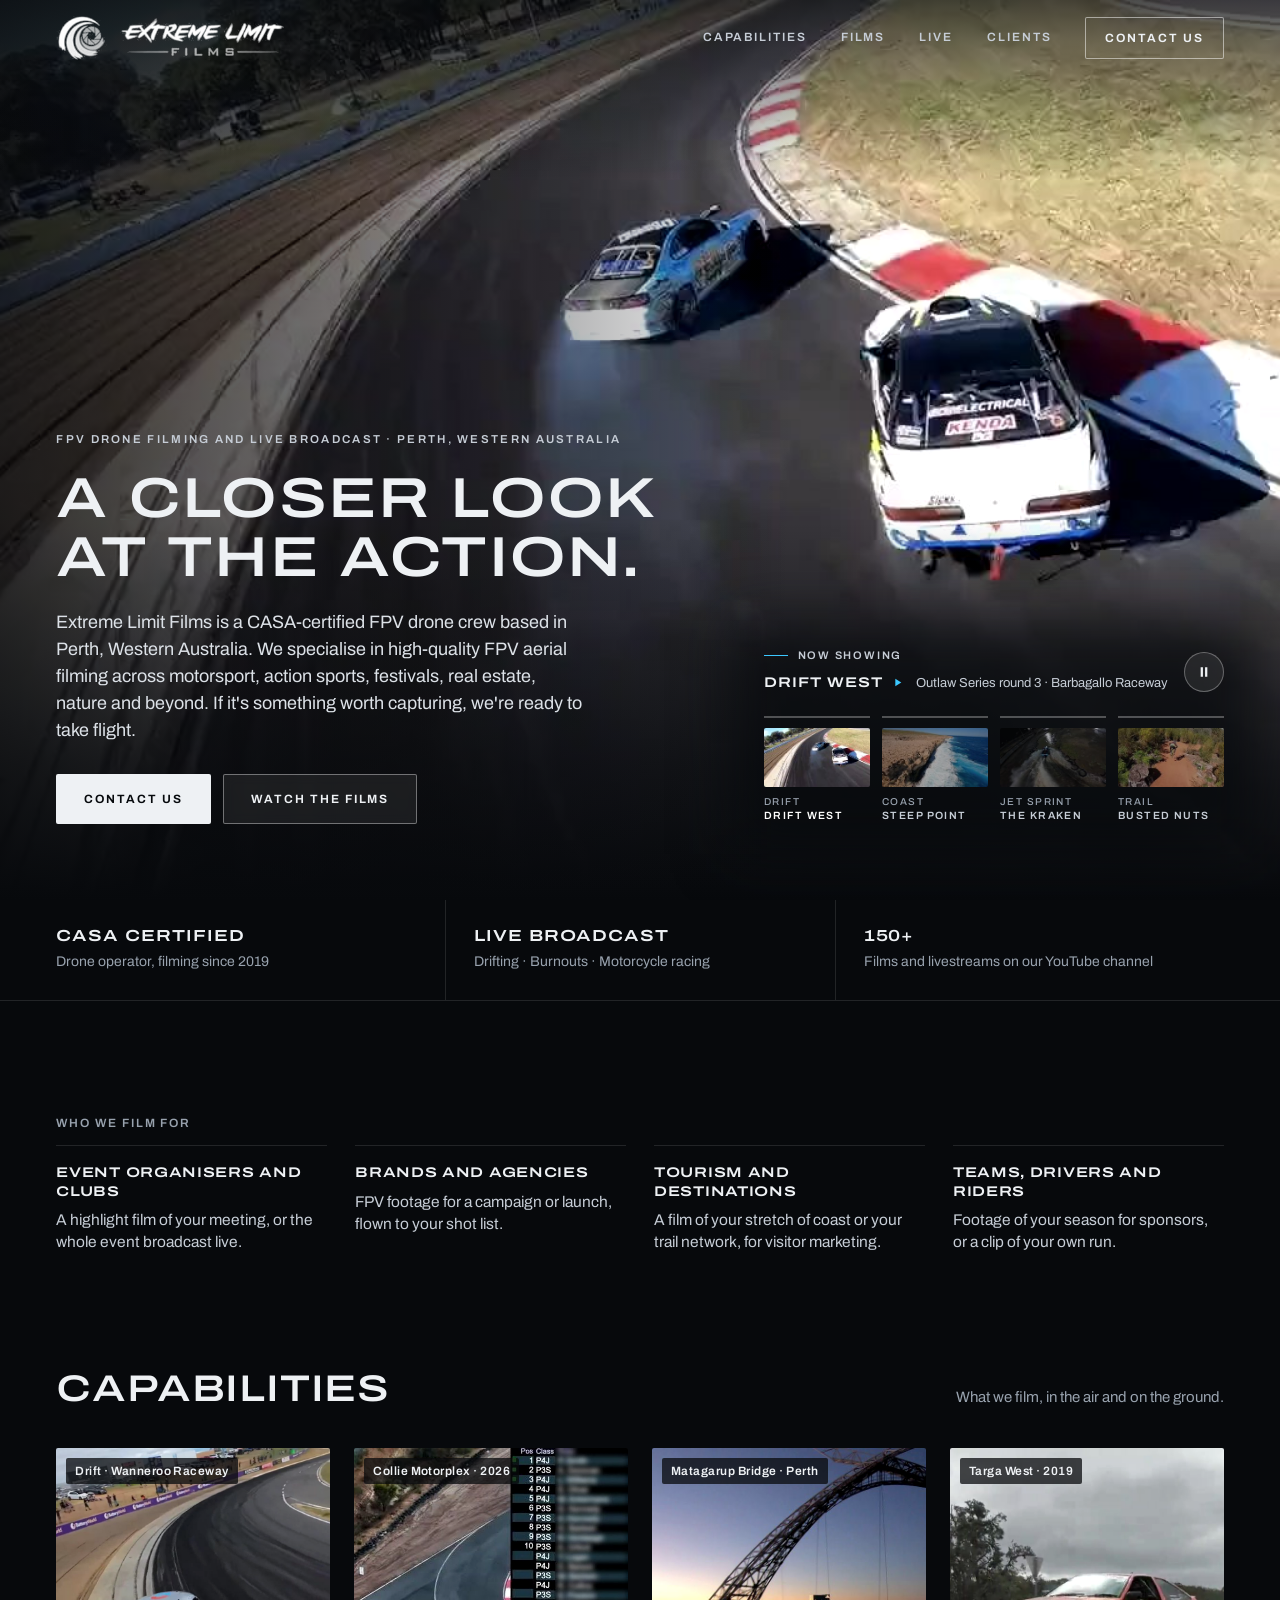
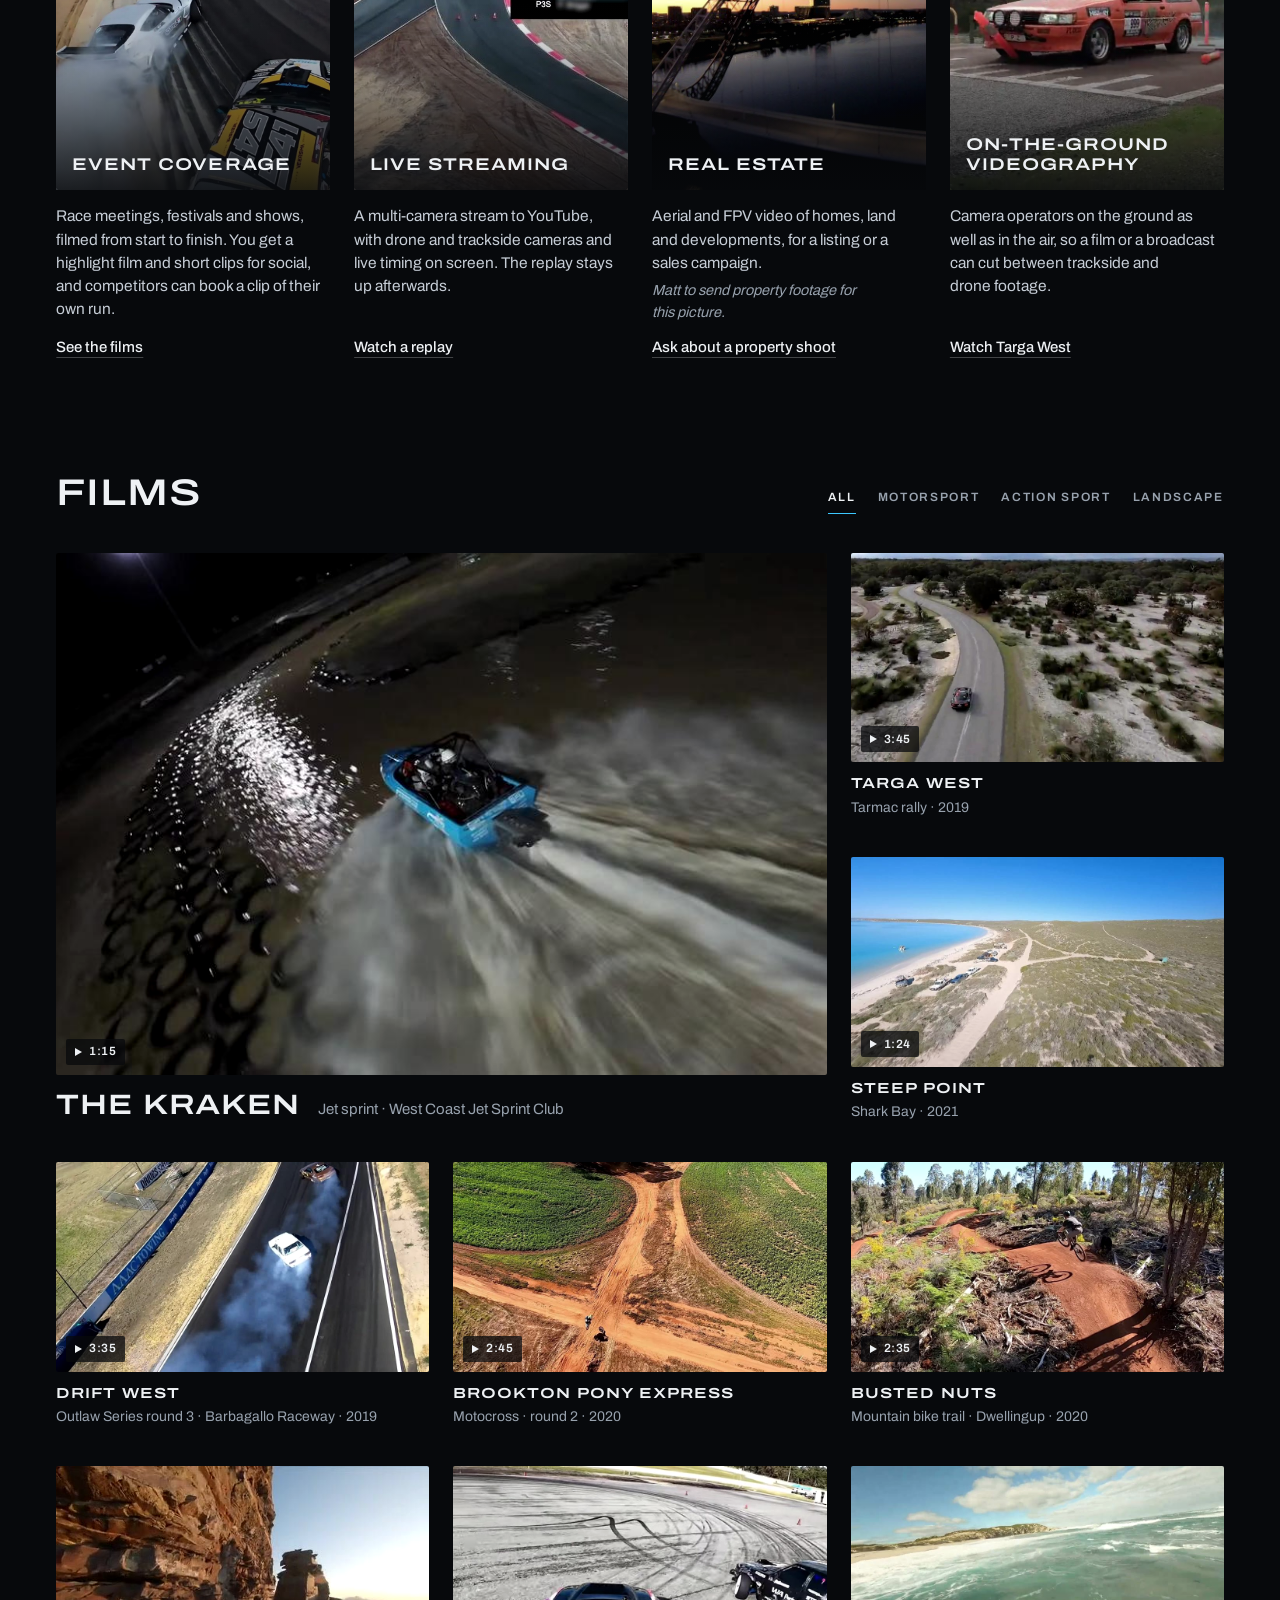
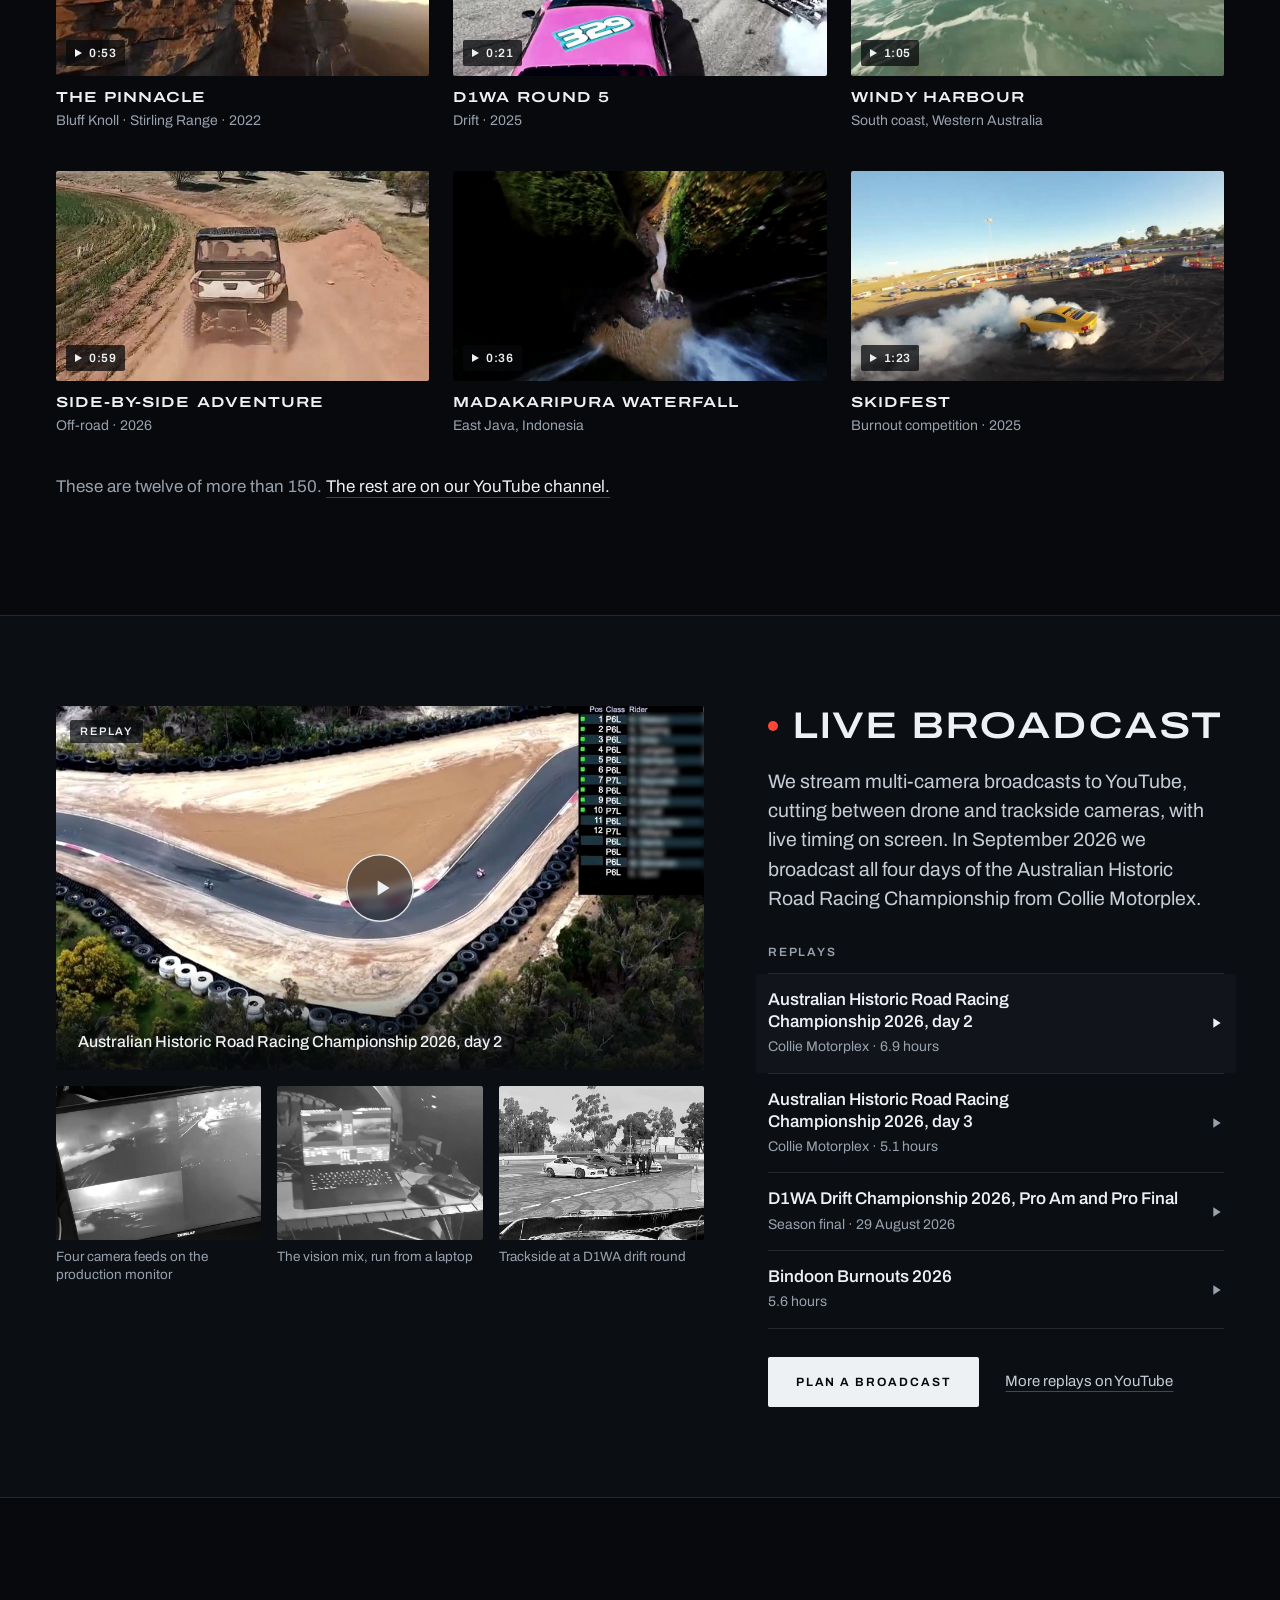
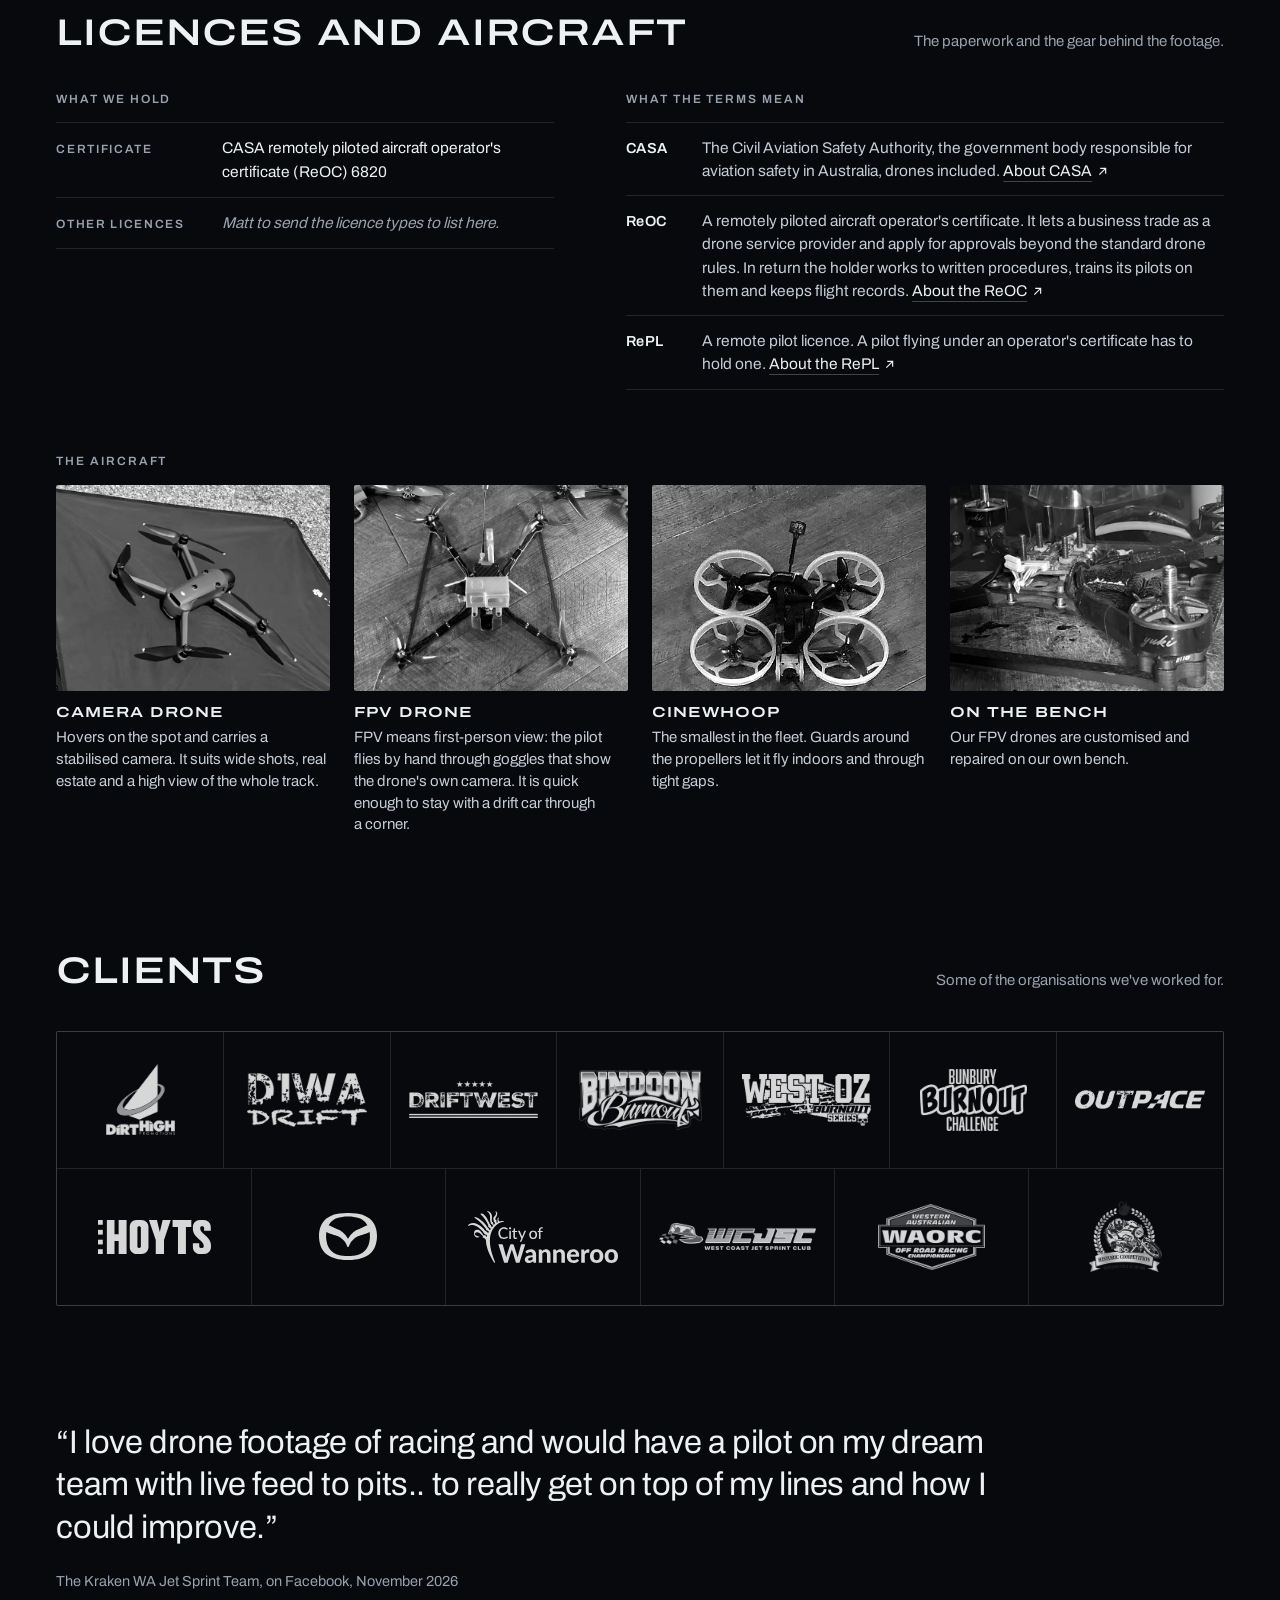
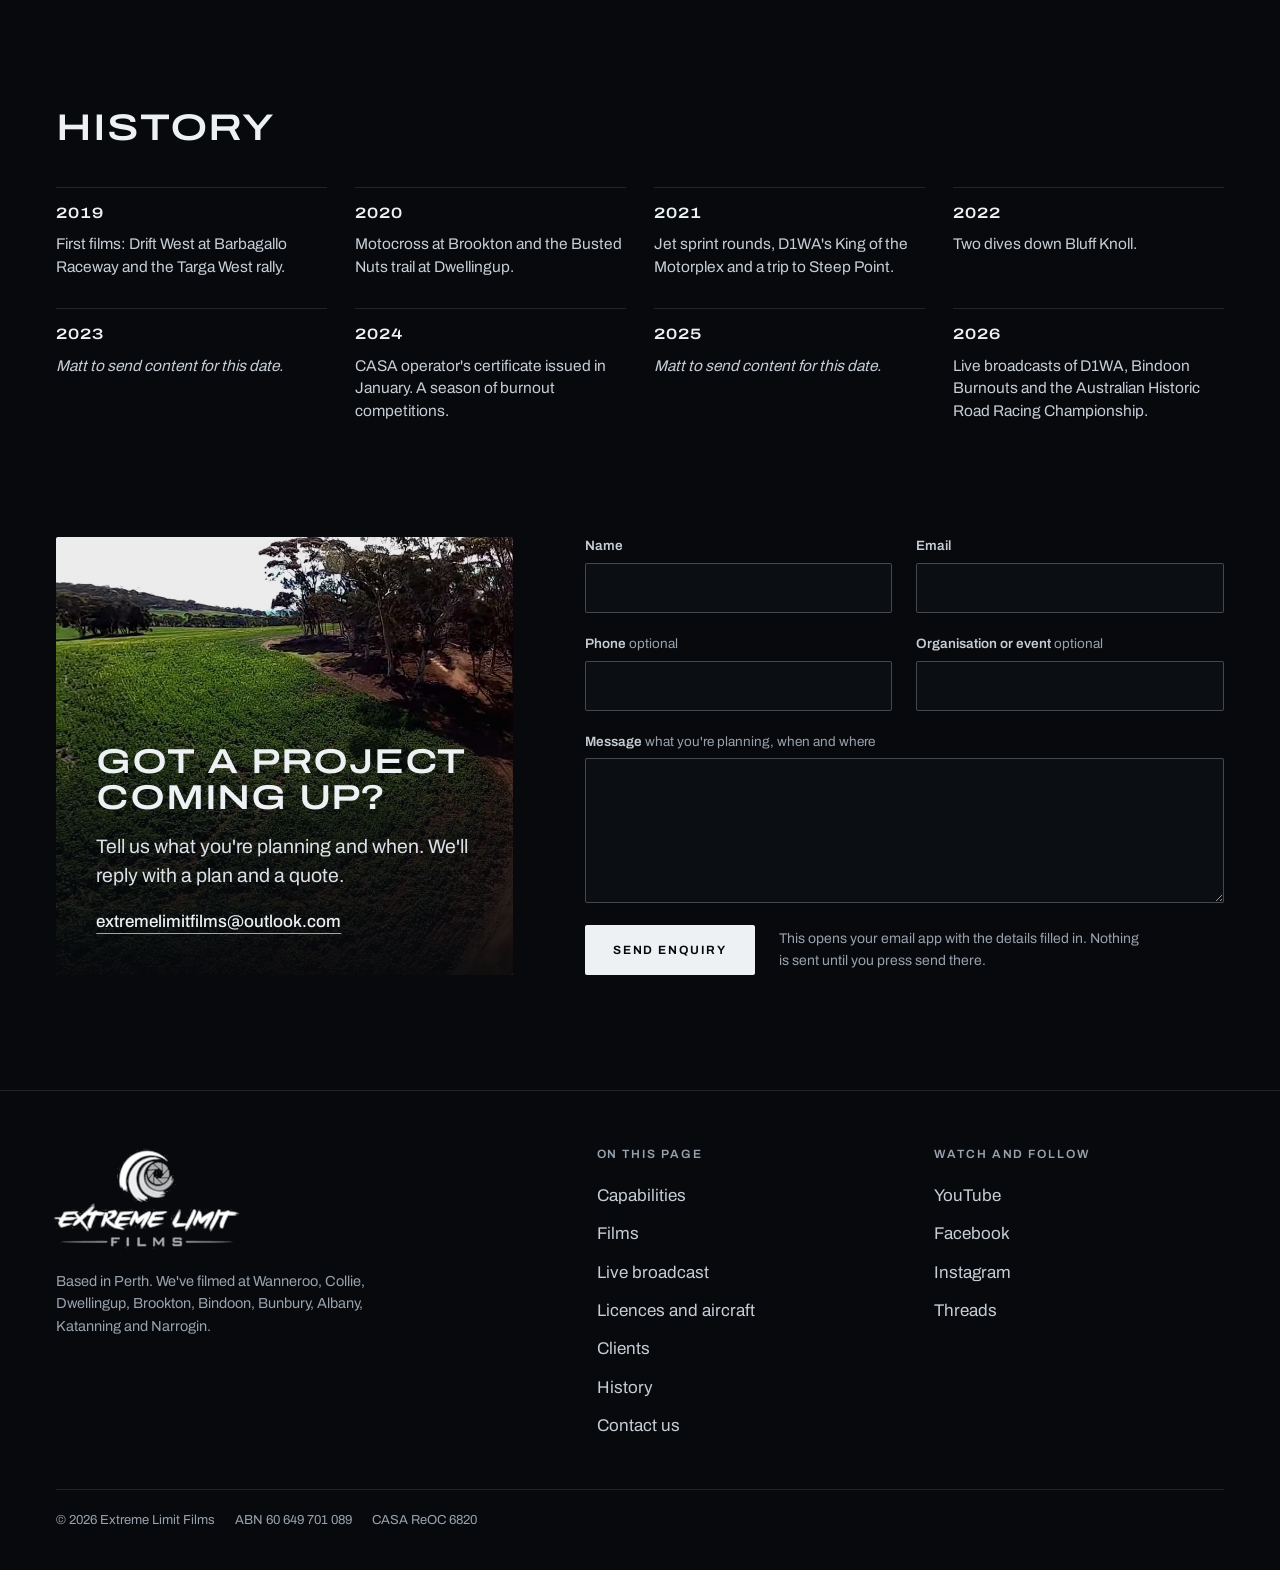
<file: index.html>
<!doctype html>
<html lang="en-AU" class="no-js">
<head>
<meta charset="utf-8">
<meta name="viewport" content="width=device-width, initial-scale=1, viewport-fit=cover">
<title>FPV drone filming in Perth · Extreme Limit Films</title>
<meta name="description" content="Extreme Limit Films is a CASA-certified FPV drone crew based in Perth, Western Australia. We film motorsport, action sports, festivals, real estate and nature.">
<!-- Preview build. Remove the next line when the copy is approved and the site moves to its own domain. -->
<meta name="robots" content="noindex">
<meta name="theme-color" content="#07090C">
<meta name="color-scheme" content="dark">
<meta property="og:type" content="website">
<meta property="og:site_name" content="Extreme Limit Films">
<meta property="og:locale" content="en_AU">
<meta property="og:title" content="FPV drone filming and live broadcast in Perth">
<meta property="og:description" content="A CASA-certified FPV drone crew based in Perth. Motorsport, action sports, festivals, real estate and nature, on film and broadcast live.">
<!-- Social previews need a full address. Update it when the domain changes. -->
<meta property="og:image" content="https://mathew-harvey.github.io/ExtremeLimitFilms/assets/img/og.jpg">
<meta property="og:image:width" content="1200">
<meta property="og:image:height" content="630">
<meta name="twitter:card" content="summary_large_image">
<link rel="icon" href="assets/img/favicon-32.png" sizes="32x32" type="image/png">
<link rel="icon" href="assets/img/favicon-192.png" sizes="192x192" type="image/png">
<link rel="apple-touch-icon" href="assets/img/apple-touch-icon.png">
<link rel="preload" href="assets/fonts/archivo-latin-variable.woff2" as="font" type="font/woff2" crossorigin>
<link rel="stylesheet" href="assets/css/site.css">
<script>document.documentElement.className = 'js';</script>
<script src="assets/js/site.js" defer></script>
</head>
<body>
<a class="skip" href="#main">Skip to content</a>

<header class="site-header" id="site-header">
  <a class="brand" href="#top" aria-label="Extreme Limit Films, back to top">
    <img class="brand__mark" src="assets/img/logo-mark.png" width="52" height="44" alt="">
    <img class="brand__word" src="assets/img/logo-wordmark.png" width="164" height="40" alt="">
  </a>
  <nav class="nav" aria-label="Main">
    <a href="#capabilities">Capabilities</a>
    <a href="#films">Films</a>
    <a href="#live">Live</a>
    <a href="#clients">Clients</a>
    <a class="btn btn--line btn--sm" href="#enquire">Contact us</a>
  </nav>
  <button class="menu-btn" type="button" aria-haspopup="dialog" aria-controls="menu">Menu</button>
</header>

<main id="main">

<section class="hero" id="top">
  <div class="hero__stage">
    <div class="hero__slide is-on">
      <img src="assets/img/hero/drift.jpg" width="1280" height="720" alt="FPV drone chasing two drift cars through a corner at Barbagallo Raceway" fetchpriority="high">
      <video muted playsinline preload="none" disablepictureinpicture tabindex="-1" aria-hidden="true" data-src="assets/video/hero/drift.mp4"></video>
    </div>
    <div class="hero__slide">
      <img src="assets/img/hero/coast-thumb.jpg" data-full="assets/img/hero/coast.jpg" width="1600" height="900" alt="FPV drone flying along the sea cliffs at Steep Point">
      <video muted playsinline preload="none" disablepictureinpicture tabindex="-1" aria-hidden="true" data-src="assets/video/hero/coast.mp4"></video>
    </div>
    <div class="hero__slide">
      <img src="assets/img/hero/jet-sprint-thumb.jpg" data-full="assets/img/hero/jet-sprint.jpg" width="1600" height="900" alt="FPV drone chasing a jet sprint boat around a course at night">
      <video muted playsinline preload="none" disablepictureinpicture tabindex="-1" aria-hidden="true" data-src="assets/video/hero/jet-sprint.mp4"></video>
    </div>
    <div class="hero__slide">
      <img src="assets/img/hero/trail-thumb.jpg" data-full="assets/img/hero/trail.jpg" width="1280" height="720" alt="FPV drone following a mountain bike rider down a red dirt trail">
      <video muted playsinline preload="none" disablepictureinpicture tabindex="-1" aria-hidden="true" data-src="assets/video/hero/trail.mp4"></video>
    </div>
    <div class="hero__shade"></div>
  </div>

  <div class="hero__copy">
    <h1><span class="hero__kicker"><span>FPV drone filming and live broadcast</span> <i aria-hidden="true">·</i> <span>Perth, Western Australia</span></span> A closer look at the action.</h1>
    <p class="hero__sub">Extreme Limit Films is a CASA-certified FPV drone crew based in Perth, Western Australia. We specialise in high-quality FPV aerial filming across motorsport, action sports, festivals, real estate, nature and beyond. If it's something worth capturing, we're ready to take flight.</p>
    <p class="hero__cta"><a class="btn" href="#enquire">Contact us</a><a class="btn btn--ghost" href="#films">Watch the films</a></p>
  </div>

  <div class="reel" role="group" aria-label="Footage on screen">
    <div class="reel__now">
      <p class="reel__label">Now showing</p>
      <button class="reel__pause" type="button" aria-label="Pause the footage">
        <svg class="i-pause" viewBox="0 0 24 24" width="16" height="16" aria-hidden="true"><path d="M7 5h3.4v14H7zM13.6 5H17v14h-3.4z" fill="currentColor"/></svg>
        <svg class="i-play" viewBox="0 0 24 24" width="16" height="16" aria-hidden="true"><path d="M8 5v14l11-7z" fill="currentColor"/></svg>
      </button>
      <p class="reel__film">
        <button type="button" data-open-film="drift-west" aria-label="Play the film Drift West"><span data-now-title>Drift West</span><svg viewBox="0 0 24 24" width="13" height="13" aria-hidden="true"><path d="M8 5v14l11-7z" fill="currentColor"/></svg></button>
        <span data-now-meta>Outlaw Series round 3&nbsp;· Barbagallo Raceway</span>
      </p>
    </div>
    <div class="reel__picks">
      <button type="button" class="pick is-on" aria-pressed="true" data-film="drift-west" data-title="Drift West" data-meta="Outlaw Series round 3&nbsp;· Barbagallo Raceway"><span class="pick__bar"><i></i></span><img src="assets/img/hero/drift-thumb.jpg" width="240" height="135" alt=""><span class="pick__label"><small>Drift</small> Drift West</span></button>
      <button type="button" class="pick" aria-pressed="false" data-film="steep-point" data-title="Steep Point" data-meta="The westernmost point of mainland Australia"><span class="pick__bar"><i></i></span><img src="assets/img/hero/coast-thumb.jpg" width="240" height="135" alt=""><span class="pick__label"><small>Coast</small> Steep Point</span></button>
      <button type="button" class="pick" aria-pressed="false" data-film="the-kraken" data-title="The Kraken" data-meta="West Coast Jet Sprint Club"><span class="pick__bar"><i></i></span><img src="assets/img/hero/jet-sprint-thumb.jpg" width="240" height="135" alt=""><span class="pick__label"><small>Jet sprint</small> The Kraken</span></button>
      <button type="button" class="pick" aria-pressed="false" data-film="busted-nuts" data-title="Busted Nuts" data-meta="Mountain bike trail&nbsp;· Dwellingup"><span class="pick__bar"><i></i></span><img src="assets/img/hero/trail-thumb.jpg" width="240" height="135" alt=""><span class="pick__label"><small>Trail</small> Busted Nuts</span></button>
    </div>
  </div>
</section>

<section class="facts" aria-label="Credentials">
  <ul>
    <li><b>CASA certified</b><span>Drone operator, filming since 2019</span></li>
    <li><b>Live broadcast</b><span>Drifting&nbsp;· Burnouts&nbsp;· Motorcycle racing</span></li>
    <li><b>150+</b><span>Films and livestreams on our YouTube channel</span></li>
  </ul>
</section>

<section class="who wrap" aria-labelledby="who-h">
  <h2 class="label" id="who-h">Who we film for</h2>
  <dl>
    <div><dt>Event organisers and clubs</dt><dd>A highlight film of your meeting, or the whole event broadcast live.</dd></div>
    <div><dt>Brands and agencies</dt><dd>FPV footage for a campaign or launch, flown to your shot list.</dd></div>
    <div><dt>Tourism and destinations</dt><dd>A film of your stretch of coast or your trail network, for visitor marketing.</dd></div>
    <div><dt>Teams, drivers and riders</dt><dd>Footage of your season for sponsors, or a clip of your own run.</dd></div>
  </dl>
</section>

<section class="caps wrap" id="capabilities" aria-labelledby="caps-h">
  <div class="section-head">
    <h2 id="caps-h">Capabilities</h2>
    <p class="section-head__note">What we film, in the air and on the ground.</p>
  </div>
  <!-- The client's four services. Each picture is a frame of our own footage: a wide crop, and a tall one for the desktop row.
       The link at the foot of a card covers the whole card. -->
  <ul class="svcs">
    <li class="svc">
      <h3>Event coverage</h3>
      <div class="svc__media">
        <picture>
          <source media="(min-width: 1100px)" srcset="assets/img/services/event-coverage-tall.jpg" width="800" height="1000">
          <img src="assets/img/services/event-coverage.jpg" width="960" height="720" loading="lazy" decoding="async" alt="Two drift cars sliding through a corner in tyre smoke, seen from an FPV drone, with spectators along the fence">
        </picture>
        <span class="svc__tag">Drift&nbsp;· Wanneroo Raceway</span>
      </div>
      <p>Race meetings, festivals and shows, filmed from start to finish. You get a highlight film and short clips for social, and competitors can book a clip of their own run.</p>
      <p class="svc__go"><a href="#films">See the films</a></p>
    </li>
    <li class="svc">
      <h3>Live streaming</h3>
      <div class="svc__media">
        <picture>
          <source media="(min-width: 1100px)" srcset="assets/img/services/live-streaming-tall.jpg" width="490" height="612">
          <img src="assets/img/services/live-streaming.jpg" width="816" height="612" loading="lazy" decoding="async" alt="A frame from a live broadcast: a race circuit from the air, with the timing tower down the side of the screen">
        </picture>
        <span class="svc__tag">Collie Motorplex&nbsp;· 2026</span>
      </div>
      <p>A multi-camera stream to YouTube, with drone and trackside cameras and live timing on screen. The replay stays up afterwards.</p>
      <p class="svc__go"><a href="#live">Watch a replay</a></p>
    </li>
    <li class="svc">
      <h3>Real estate</h3>
      <div class="svc__media">
        <picture>
          <source media="(min-width: 1100px)" srcset="assets/img/services/real-estate-tall.jpg" width="576" height="720">
          <img src="assets/img/services/real-estate.jpg" width="960" height="720" loading="lazy" decoding="async" alt="Matagarup Bridge and the Swan River at dusk, seen from a drone">
        </picture>
        <span class="svc__tag">Matagarup Bridge&nbsp;· Perth</span>
      </div>
      <p>Aerial and FPV video of homes, land and developments, for a listing or a sales campaign.</p>
      <!-- Placeholder. The picture is a stand-in until the client sends footage of a property. -->
      <p class="todo">Matt to send property footage for this picture.</p>
      <p class="svc__go"><a href="#enquire" data-enquiry="Real estate">Ask about a property shoot</a></p>
    </li>
    <li class="svc">
      <h3>On-the-ground videography</h3>
      <div class="svc__media">
        <picture>
          <source media="(min-width: 1100px)" srcset="assets/img/services/on-the-ground-tall.jpg" width="576" height="720">
          <img src="assets/img/services/on-the-ground.jpg" width="960" height="720" loading="lazy" decoding="async" alt="A rally car clips a marker post on a corner, filmed from the roadside">
        </picture>
        <span class="svc__tag">Targa West&nbsp;· 2019</span>
      </div>
      <p>Camera operators on the ground as well as in the air, so a film or a broadcast can cut between trackside and drone footage.</p>
      <p class="svc__go"><a href="https://www.youtube.com/watch?v=ZPvpCGlp9TM" data-open-film="targa-west">Watch Targa West</a></p>
    </li>
  </ul>
</section>

<section class="films wrap" id="films" aria-labelledby="films-h">
  <div class="section-head">
    <h2 id="films-h">Films</h2>
    <div class="filter" role="group" aria-label="Show films by type">
      <button type="button" class="is-on" aria-pressed="true" data-filter="all">All</button>
      <button type="button" aria-pressed="false" data-filter="motorsport">Motorsport</button>
      <button type="button" aria-pressed="false" data-filter="action">Action<span> sport</span></button>
      <button type="button" aria-pressed="false" data-filter="landscape">Landscape</button>
    </div>
  </div>
  <p class="visually-hidden" id="filter-status" role="status"></p>

  <ul class="film-grid" id="film-grid" data-filter="all">
    <li class="film film--lead" data-cat="motorsport">
      <a class="film__link" href="https://www.facebook.com/ExtremeLimitFilms/videos/1126965843177937/" data-film="the-kraken" data-file="assets/video/films/the-kraken.mp4" data-note="42 second excerpt, no sound." data-preview="assets/video/previews/the-kraken.mp4">
        <span class="film__media"><img src="assets/img/films/the-kraken.jpg" srcset="assets/img/films/the-kraken.jpg 960w, assets/img/films/the-kraken-1600.jpg 1600w" sizes="(min-width: 1000px) 62vw, 100vw" width="1600" height="900" loading="lazy" decoding="async" alt="Jet sprint boat throwing spray through a turn at night, filmed from an FPV drone"><span class="film__time">1:15</span></span>
        <span class="film__text"><b class="film__title">The Kraken</b><span class="film__meta">Jet sprint&nbsp;· West Coast Jet Sprint Club</span></span>
      </a>
    </li>
    <li class="film" data-cat="motorsport">
      <a class="film__link" href="https://www.youtube.com/watch?v=ZPvpCGlp9TM" data-film="targa-west" data-yt="ZPvpCGlp9TM" data-preview="assets/video/previews/targa-west.mp4">
        <span class="film__media"><img src="assets/img/films/targa-west.jpg" width="960" height="540" loading="lazy" decoding="async" alt="Aerial view of a rally car on a road through white sand heath"><span class="film__time">3:45</span></span>
        <span class="film__text"><b class="film__title">Targa West</b><span class="film__meta">Tarmac rally&nbsp;· 2019</span></span>
      </a>
    </li>
    <li class="film" data-cat="landscape">
      <a class="film__link" href="https://www.youtube.com/watch?v=nmuqmpUfRb0" data-film="steep-point" data-yt="nmuqmpUfRb0" data-preview="assets/video/previews/steep-point.mp4">
        <span class="film__media"><img src="assets/img/films/steep-point.jpg" width="960" height="540" loading="lazy" decoding="async" alt="Aerial view of a turquoise bay and four-wheel drives on the beach at Steep Point"><span class="film__time">1:24</span></span>
        <span class="film__text"><b class="film__title">Steep Point</b><span class="film__meta">Shark Bay&nbsp;· 2021</span></span>
      </a>
    </li>
    <li class="film" data-cat="motorsport">
      <a class="film__link" href="https://www.youtube.com/watch?v=EPSv5bA4lyU" data-film="drift-west" data-yt="EPSv5bA4lyU" data-preview="assets/video/previews/drift-west.mp4">
        <span class="film__media"><img src="assets/img/films/drift-west.jpg" width="960" height="540" loading="lazy" decoding="async" alt="Two drift cars in tyre smoke on the circuit at Barbagallo Raceway, seen from above"><span class="film__time">3:35</span></span>
        <span class="film__text"><b class="film__title">Drift West</b><span class="film__meta">Outlaw Series round 3&nbsp;· Barbagallo Raceway&nbsp;· 2019</span></span>
      </a>
    </li>
    <li class="film" data-cat="action">
      <a class="film__link" href="https://www.youtube.com/watch?v=9TC-97hzLxA" data-film="brookton-pony-express" data-yt="9TC-97hzLxA">
        <span class="film__media"><img src="assets/img/films/brookton-pony-express.jpg" width="960" height="540" loading="lazy" decoding="async" alt="Motocross riders on a red dirt track between green paddocks at Brookton"><span class="film__time">2:45</span></span>
        <span class="film__text"><b class="film__title">Brookton Pony Express</b><span class="film__meta">Motocross&nbsp;· round 2&nbsp;· 2020</span></span>
      </a>
    </li>
    <li class="film" data-cat="action">
      <a class="film__link" href="https://www.facebook.com/ExtremeLimitFilms/videos/3452845051472810/" data-film="busted-nuts" data-file="assets/video/films/busted-nuts.mp4" data-note="34 second excerpt, no sound." data-preview="assets/video/previews/busted-nuts.mp4">
        <span class="film__media"><img src="assets/img/films/busted-nuts.jpg" width="960" height="540" loading="lazy" decoding="async" alt="Mountain bike rider on a red dirt berm in the bush near Dwellingup"><span class="film__time">2:35</span></span>
        <span class="film__text"><b class="film__title">Busted Nuts</b><span class="film__meta">Mountain bike trail&nbsp;· Dwellingup&nbsp;· 2020</span></span>
      </a>
    </li>
    <li class="film" data-cat="landscape">
      <a class="film__link" href="https://www.facebook.com/ExtremeLimitFilms/videos/757066262107797/" data-film="the-pinnacle" data-file="assets/video/films/the-pinnacle.mp4" data-note="No sound." data-max="800" data-preview="assets/video/previews/the-pinnacle.mp4">
        <span class="film__media"><img src="assets/img/films/the-pinnacle.jpg" width="640" height="360" loading="lazy" decoding="async" alt="A rock pinnacle beside the cliffs of Bluff Knoll at sunset"><span class="film__time">0:53</span></span>
        <span class="film__text"><b class="film__title">The Pinnacle</b><span class="film__meta">Bluff Knoll&nbsp;· Stirling Range&nbsp;· 2022</span></span>
      </a>
    </li>
    <li class="film" data-cat="motorsport">
      <a class="film__link" href="https://www.youtube.com/watch?v=44aqL-Z3T1M" data-film="d1wa-round-5" data-yt="44aqL-Z3T1M" data-ratio="9:16" data-preview="assets/video/previews/d1wa-round-5.mp4">
        <span class="film__media"><img src="assets/img/films/d1wa-round-5.jpg" width="960" height="540" loading="lazy" decoding="async" alt="FPV drone close behind two drift cars at a D1WA round"><span class="film__time">0:21</span></span>
        <span class="film__text"><b class="film__title">D1WA Round 5</b><span class="film__meta">Drift&nbsp;· 2025</span></span>
      </a>
    </li>
    <li class="film" data-cat="landscape">
      <a class="film__link" href="https://www.youtube.com/watch?v=ZJW_Tr25X6k" data-film="windy-harbour" data-yt="ZJW_Tr25X6k">
        <span class="film__media"><img src="assets/img/films/windy-harbour.jpg" width="960" height="540" loading="lazy" decoding="async" alt="Low flight over turquoise surf at Windy Harbour"><span class="film__time">1:05</span></span>
        <span class="film__text"><b class="film__title">Windy Harbour</b><span class="film__meta">South coast, Western Australia</span></span>
      </a>
    </li>
    <li class="film" data-cat="action">
      <a class="film__link" href="https://www.facebook.com/ExtremeLimitFilms/videos/1625403865839106/" data-film="side-by-side" data-file="assets/video/films/side-by-side.mp4" data-note="19 second excerpt, no sound." data-ratio="9:16" data-preview="assets/video/previews/side-by-side.mp4">
        <span class="film__media"><img src="assets/img/films/side-by-side.jpg" width="720" height="405" loading="lazy" decoding="async" alt="Side-by-side vehicle on a red dirt track, seen from behind"><span class="film__time">0:59</span></span>
        <span class="film__text"><b class="film__title">Side-by-side adventure</b><span class="film__meta">Off-road&nbsp;· 2026</span></span>
      </a>
    </li>
    <li class="film" data-cat="landscape">
      <a class="film__link" href="https://www.youtube.com/watch?v=ls5BeaGUyh4" data-film="madakaripura-waterfall" data-yt="ls5BeaGUyh4">
        <span class="film__media"><img src="assets/img/films/madakaripura-waterfall.jpg" width="960" height="540" loading="lazy" decoding="async" alt="Looking down a narrow green gorge at Madakaripura Waterfall"><span class="film__time">0:36</span></span>
        <span class="film__text"><b class="film__title">Madakaripura Waterfall</b><span class="film__meta">East Java, Indonesia</span></span>
      </a>
    </li>
    <li class="film" data-cat="motorsport">
      <a class="film__link" href="https://www.youtube.com/watch?v=s7sqLqt_NhU" data-film="skidfest" data-yt="s7sqLqt_NhU" data-preview="assets/video/previews/skidfest.mp4">
        <span class="film__media"><img src="assets/img/films/skidfest.jpg" width="960" height="540" loading="lazy" decoding="async" alt="A yellow car on a burnout pad at golden hour, trailing tyre smoke"><span class="film__time">1:23</span></span>
        <span class="film__text"><b class="film__title">Skidfest</b><span class="film__meta">Burnout competition&nbsp;· 2025</span></span>
      </a>
    </li>
  </ul>
  <p class="films__more">These are twelve of more than 150. <a href="https://www.youtube.com/@extremelimitfilms2797">The rest are on our YouTube channel.</a></p>
</section>

<section class="live" id="live" aria-labelledby="live-h">
  <div class="wrap">
    <div class="live__desk">
      <div class="live__wall">
        <button class="screen" type="button" id="live-screen" aria-label="Play the replay: Australian Historic Road Racing Championship 2026, day 2">
          <img class="is-on" src="assets/img/live/historic-road-racing-day-2.jpg" width="1088" height="612" loading="lazy" decoding="async" alt="">
          <span class="screen__tag">Replay</span>
          <span class="screen__play"><svg viewBox="0 0 24 24" width="26" height="26" aria-hidden="true"><path d="M8 5v14l11-7z" fill="currentColor"/></svg></span>
          <span class="screen__cap" id="live-cap">Australian Historic Road Racing Championship 2026, day 2</span>
        </button>
        <ul class="crew">
          <li><img src="assets/img/crew/multiview.jpg" width="720" height="540" loading="lazy" decoding="async" alt="Production monitor showing four camera feeds side by side"><span>Four camera feeds on the production monitor</span></li>
          <li><img src="assets/img/crew/vision-mix.jpg" width="720" height="540" loading="lazy" decoding="async" alt="Laptop running the live vision mix"><span>The vision mix, run from a laptop</span></li>
          <li><img src="assets/img/crew/trackside.jpg" width="720" height="540" loading="lazy" decoding="async" alt="Two drift cars lined up on the circuit with officials beside them, seen from behind the tyre wall"><span>Trackside at a D1WA drift round</span></li>
        </ul>
      </div>
      <div class="live__run">
        <div class="live__head">
          <h2 id="live-h"><span class="live__dot" aria-hidden="true"></span>Live broadcast</h2>
          <p class="lead">We stream multi-camera broadcasts to YouTube, cutting between drone and trackside cameras, with live timing on screen. In September 2026 we broadcast all four days of the Australian Historic Road Racing Championship from Collie Motorplex.</p>
        </div>
        <div class="live__list">
        <h3 class="label">Replays</h3>
        <ol class="replays" id="replays">
          <li><a class="is-on" href="https://www.youtube.com/watch?v=hpTYT_qx294" data-yt="hpTYT_qx294" data-still="assets/img/live/historic-road-racing-day-2.jpg"><b>Australian Historic Road Racing Championship 2026, day 2</b><span>Collie Motorplex&nbsp;· 6.9 hours</span><svg viewBox="0 0 24 24" width="16" height="16" aria-hidden="true"><path d="M8 5v14l11-7z" fill="currentColor"/></svg></a></li>
          <li><a href="https://www.youtube.com/watch?v=sOFlPESSDbo" data-yt="sOFlPESSDbo" data-still="assets/img/live/historic-road-racing-day-3.jpg"><b>Australian Historic Road Racing Championship 2026, day 3</b><span>Collie Motorplex&nbsp;· 5.1 hours</span><svg viewBox="0 0 24 24" width="16" height="16" aria-hidden="true"><path d="M8 5v14l11-7z" fill="currentColor"/></svg></a></li>
          <li><a href="https://www.youtube.com/watch?v=LiXTEb-9RYM" data-yt="LiXTEb-9RYM" data-still="assets/img/live/d1wa-final.jpg"><b>D1WA Drift Championship 2026, Pro Am and Pro Final</b><span>Season final&nbsp;· 29 August 2026</span><svg viewBox="0 0 24 24" width="16" height="16" aria-hidden="true"><path d="M8 5v14l11-7z" fill="currentColor"/></svg></a></li>
          <li><a href="https://www.youtube.com/watch?v=VL52UZPkdps" data-yt="VL52UZPkdps" data-still="assets/img/live/bindoon-burnouts.jpg"><b>Bindoon Burnouts 2026</b><span>5.6 hours</span><svg viewBox="0 0 24 24" width="16" height="16" aria-hidden="true"><path d="M8 5v14l11-7z" fill="currentColor"/></svg></a></li>
        </ol>
        <p class="live__next"><a class="btn" href="#enquire" data-enquiry="Live broadcast">Plan a broadcast</a><a class="text-link" href="https://www.youtube.com/@extremelimitfilms2797/streams">More replays on YouTube</a></p>
        </div>
      </div>
    </div>
  </div>
</section>

<section class="kit wrap" id="aircraft" aria-labelledby="kit-h">
  <div class="section-head">
    <h2 id="kit-h">Licences and aircraft</h2>
    <p class="section-head__note">The paperwork and the gear behind the footage.</p>
  </div>
  <div class="papers">
    <div>
      <h3 class="label">What we hold</h3>
      <dl class="spec">
        <div><dt>Certificate</dt><dd>CASA remotely piloted aircraft operator's certificate (ReOC) 6820</dd></div>
        <!-- Placeholder. Replace with the client's other licences and approvals, one row each. -->
        <div class="todo"><dt>Other licences</dt><dd>Matt to send the licence types to list here.</dd></div>
      </dl>
    </div>
    <div>
      <h3 class="label">What the terms mean</h3>
      <!-- Each link goes to CASA's own page on the subject. -->
      <dl class="spec spec--terms">
        <div><dt>CASA</dt><dd>The Civil Aviation Safety Authority, the government body responsible for aviation safety in Australia, drones included. <a class="ext" href="https://www.casa.gov.au/about-us/who-we-are/about-casa" target="_blank" rel="noopener">About CASA<span class="visually-hidden"> (opens in a new tab)</span></a></dd></div>
        <div><dt>ReOC</dt><dd>A remotely piloted aircraft operator's certificate. It lets a business trade as a drone service provider and apply for approvals beyond the standard drone rules. In return the holder works to written procedures, trains its pilots on them and keeps flight records. <a class="ext" href="https://www.casa.gov.au/drones/remotely-piloted-aircraft-operators-certificate/get-your-reoc" target="_blank" rel="noopener">About the ReOC<span class="visually-hidden"> (opens in a new tab)</span></a></dd></div>
        <div><dt>RePL</dt><dd>A remote pilot licence. A pilot flying under an operator's certificate has to hold one. <a class="ext" href="https://www.casa.gov.au/drones/remote-pilot-licence/get-your-remote-pilot-licence" target="_blank" rel="noopener">About the RePL<span class="visually-hidden"> (opens in a new tab)</span></a></dd></div>
      </dl>
    </div>
  </div>
  <h3 class="label kit__label">The aircraft</h3>
  <!-- Our own drones, from our photos and behind-the-scenes clips, in black and white like the crew pictures. -->
  <ul class="gear">
    <li>
      <img src="assets/img/gear/camera-drone.jpg" width="720" height="540" loading="lazy" decoding="async" alt="A camera drone sitting on its launch pad">
      <div><h4>Camera drone</h4><p>Hovers on the spot and carries a stabilised camera. It suits wide shots, real estate and a high view of the whole track.</p></div>
    </li>
    <li>
      <img src="assets/img/gear/fpv-drone.jpg" width="720" height="540" loading="lazy" decoding="async" alt="An FPV drone with long arms and a camera mount on top, seen from above">
      <div><h4>FPV drone</h4><p>FPV means first-person view: the pilot flies by hand through goggles that show the drone's own camera. It is quick enough to stay with a drift car through a corner.</p></div>
    </li>
    <li>
      <img src="assets/img/gear/cinewhoop.jpg" width="440" height="330" loading="lazy" decoding="async" alt="A small drone with a guard around each propeller">
      <div><h4>Cinewhoop</h4><p>The smallest in the fleet. Guards around the propellers let it fly indoors and through tight gaps.</p></div>
    </li>
    <li>
      <img src="assets/img/gear/bench.jpg" width="720" height="540" loading="lazy" decoding="async" alt="Close-up of a drone motor and its electronics on a workbench">
      <div><h4>On the bench</h4><p>Our FPV drones are customised and repaired on our own bench.</p></div>
    </li>
  </ul>
</section>

<section class="clients wrap" id="clients" aria-labelledby="clients-h">
  <div class="section-head">
    <h2 id="clients-h">Clients</h2>
    <p class="section-head__note">Some of the organisations we've worked for.</p>
  </div>
  <!-- In the client's order. Each logo is white artwork made from the organisation's own logo, and links to its own site. -->
  <ul class="logos">
    <li><a href="https://williethomson.com/" target="_blank" rel="noopener"><img src="assets/img/clients/dirt-high-promotions.png" width="69" height="70" loading="lazy" decoding="async" alt="Dirt High Promotions"><span class="visually-hidden"> website (opens in a new tab)</span></a></li>
    <li><a href="https://d1wa.com/" target="_blank" rel="noopener"><img src="assets/img/clients/d1wa.png" width="120" height="54" loading="lazy" decoding="async" alt="D1WA Drift"><span class="visually-hidden"> website (opens in a new tab)</span></a></li>
    <li><a href="https://wascc.com.au/driftwest/" target="_blank" rel="noopener"><img src="assets/img/clients/driftwest.png" width="151" height="44" loading="lazy" decoding="async" alt="DriftWest"><span class="visually-hidden"> website (opens in a new tab)</span></a></li>
    <li><a href="https://proburnouts.com.au/events/bindoon-burnouts" target="_blank" rel="noopener"><img src="assets/img/clients/bindoon-burnouts.png" width="123" height="60" loading="lazy" decoding="async" alt="Bindoon Burnouts"><span class="visually-hidden"> website (opens in a new tab)</span></a></li>
    <li><a href="https://westozburnouts.com/" target="_blank" rel="noopener"><img src="assets/img/clients/west-oz-burnout-series.png" width="140" height="56" loading="lazy" decoding="async" alt="West Oz Burnout Series"><span class="visually-hidden"> website (opens in a new tab)</span></a></li>
    <li><a href="https://westozburnouts.com/bunbury-burnout-challenge" target="_blank" rel="noopener"><img src="assets/img/clients/bunbury-burnout-challenge.png" width="107" height="62" loading="lazy" decoding="async" alt="Bunbury Burnout Challenge"><span class="visually-hidden"> website (opens in a new tab)</span></a></li>
    <li><a href="https://www.outpace.au/" target="_blank" rel="noopener"><img src="assets/img/clients/outpace.png" width="149" height="22" loading="lazy" decoding="async" alt="OUTPACE"><span class="visually-hidden"> website (opens in a new tab)</span></a></li>
    <li><a href="https://www.hoyts.com.au/" target="_blank" rel="noopener"><img src="assets/img/clients/hoyts.svg" width="113" height="34" loading="lazy" decoding="async" alt="HOYTS"><span class="visually-hidden"> website (opens in a new tab)</span></a></li>
    <li><a href="https://www.mazda.com.au/" target="_blank" rel="noopener"><img src="assets/img/clients/mazda.svg" width="58" height="46" loading="lazy" decoding="async" alt="Mazda"><span class="visually-hidden"> website (opens in a new tab)</span></a></li>
    <li><a href="https://www.wanneroo.wa.gov.au/" target="_blank" rel="noopener"><img src="assets/img/clients/city-of-wanneroo.svg" width="150" height="52" loading="lazy" decoding="async" alt="City of Wanneroo"><span class="visually-hidden"> website (opens in a new tab)</span></a></li>
    <li><a href="https://www.jetsprintwa.com.au/" target="_blank" rel="noopener"><img src="assets/img/clients/west-coast-jet-sprint-club.png" width="163" height="27" loading="lazy" decoding="async" alt="West Coast Jet Sprint Club"><span class="visually-hidden"> website (opens in a new tab)</span></a></li>
    <li><a href="https://waorc.com/" target="_blank" rel="noopener"><img src="assets/img/clients/waorc.png" width="107" height="66" loading="lazy" decoding="async" alt="Western Australian Off Road Racing Championship"><span class="visually-hidden"> website (opens in a new tab)</span></a></li>
    <li><a href="https://www.historicracing.asn.au/" target="_blank" rel="noopener"><img src="assets/img/clients/hcmc-wa.png" width="73" height="70" loading="lazy" decoding="async" alt="Historic Competition Motorcycle Club of WA"><span class="visually-hidden"> website (opens in a new tab)</span></a></li>
  </ul>
</section>

<section class="said wrap" aria-label="From people we've filmed">
  <figure class="quote">
    <blockquote><p>I love drone footage of racing and would have a pilot on my dream team with live feed to pits.. to really get on top of my lines and how I could improve.</p></blockquote>
    <figcaption>The Kraken WA Jet Sprint Team, on Facebook, November 2026</figcaption>
  </figure>
</section>

<section class="history wrap" id="history" aria-labelledby="history-h">
  <h2 id="history-h">History</h2>
  <!-- A year marked "todo" is a placeholder until the client sends its line. -->
  <ol class="years">
    <li><time datetime="2019">2019</time><p>First films: Drift West at Barbagallo Raceway and the Targa West rally.</p></li>
    <li><time datetime="2020">2020</time><p>Motocross at Brookton and the Busted Nuts trail at Dwellingup.</p></li>
    <li><time datetime="2021">2021</time><p>Jet sprint rounds, D1WA's King of the Motorplex and a trip to Steep Point.</p></li>
    <li><time datetime="2022">2022</time><p>Two dives down Bluff Knoll.</p></li>
    <li class="todo"><time datetime="2023">2023</time><p>Matt to send content for this date.</p></li>
    <li><time datetime="2024">2024</time><p>CASA operator's certificate issued in January. A season of burnout competitions.</p></li>
    <li class="todo"><time datetime="2025">2025</time><p>Matt to send content for this date.</p></li>
    <li><time datetime="2026">2026</time><p>Live broadcasts of D1WA, Bindoon Burnouts and the Australian Historic Road Racing Championship.</p></li>
  </ol>
</section>

<section class="enquire wrap" id="enquire" aria-labelledby="enquire-h">
  <div class="band">
    <img src="assets/img/brookton-aerial.jpg" width="860" height="876" loading="lazy" decoding="async" alt="">
    <div class="band__copy">
      <h2 id="enquire-h">Got a project coming up?</h2>
      <p class="lead">Tell us what you're planning and when. We'll reply with a plan and a quote.</p>
      <p class="band__mail"><a href="mailto:extremelimitfilms@outlook.com">extremelimitfilms@outlook.com</a></p>
    </div>
  </div>

  <form class="form" id="enquiry-form" action="mailto:extremelimitfilms@outlook.com" method="post" enctype="text/plain">
    <p class="field"><label for="f-name">Name</label><input id="f-name" name="name" type="text" autocomplete="name" required></p>
    <p class="field"><label for="f-email">Email</label><input id="f-email" name="email" type="email" autocomplete="email" required></p>
    <p class="field"><label for="f-phone">Phone <small>optional</small></label><input id="f-phone" name="phone" type="tel" autocomplete="tel"></p>
    <p class="field"><label for="f-org">Organisation or event <small>optional</small></label><input id="f-org" name="organisation" type="text" autocomplete="organization"></p>
    <p class="field field--wide"><label for="f-msg">Message <small>what you're planning, when and where</small></label><textarea id="f-msg" name="message" rows="5" required></textarea></p>
    <div class="form__send field--wide">
      <button class="btn" type="submit">Send enquiry</button>
      <p>This opens your email app with the details filled in. Nothing is sent until you press send there.</p>
    </div>
    <div class="form__status field--wide" id="enquiry-status" role="status" hidden>
      <p><b>Your email app should now be open with the enquiry filled in.</b> If it didn't open, <a id="enquiry-mailto" href="mailto:extremelimitfilms@outlook.com">try again</a>, or copy the text below and send it to extremelimitfilms@outlook.com.</p>
      <textarea id="enquiry-text" rows="8" readonly aria-label="Your enquiry as text"></textarea>
      <p><button class="btn btn--line btn--sm" type="button" id="enquiry-copy">Copy the text</button></p>
    </div>
  </form>
</section>

</main>

<footer class="site-footer">
  <div class="site-footer__top">
    <div class="site-footer__about">
      <img src="assets/img/logo-full.png" width="190" height="102" loading="lazy" decoding="async" alt="Extreme Limit Films">
      <p>Based in Perth. We've filmed at Wanneroo, Collie, Dwellingup, Brookton, Bindoon, Bunbury, Albany, Katanning and Narrogin.</p>
    </div>
    <nav aria-label="Footer">
      <h2 class="label">On this page</h2>
      <ul>
        <li><a href="#capabilities">Capabilities</a></li>
        <li><a href="#films">Films</a></li>
        <li><a href="#live">Live broadcast</a></li>
        <li><a href="#aircraft">Licences and aircraft</a></li>
        <li><a href="#clients">Clients</a></li>
        <li><a href="#history">History</a></li>
        <li><a href="#enquire">Contact us</a></li>
      </ul>
    </nav>
    <div>
      <h2 class="label">Watch and follow</h2>
      <ul>
        <li><a href="https://www.youtube.com/@extremelimitfilms2797">YouTube</a></li>
        <li><a href="https://www.facebook.com/ExtremeLimitFilms">Facebook</a></li>
        <li><a href="https://www.instagram.com/extremelimit/">Instagram</a></li>
        <li><a href="https://www.threads.com/@extremelimit">Threads</a></li>
      </ul>
    </div>
  </div>
  <p class="legal"><span>© 2026 Extreme Limit Films</span> <span>ABN 60 649 701 089</span> <span>CASA ReOC 6820</span></p>
</footer>

<nav class="quick" id="quick" aria-label="Quick contact">
  <a href="mailto:extremelimitfilms@outlook.com">Email</a>
  <a class="quick__go" href="#enquire">Contact us</a>
</nav>

<dialog class="menu" id="menu" aria-label="Menu">
  <div class="menu__bar">
    <span class="brand"><img class="brand__mark" src="assets/img/logo-mark.png" width="52" height="44" alt=""><img class="brand__word" src="assets/img/logo-wordmark.png" width="164" height="40" alt="Extreme Limit Films"></span>
    <button class="menu-btn" type="button" data-close>Close</button>
  </div>
  <nav aria-label="Sections">
    <a href="#capabilities">Capabilities</a>
    <a href="#films">Films</a>
    <a href="#live">Live broadcast</a>
    <a href="#aircraft">Licences and aircraft</a>
    <a href="#clients">Clients</a>
    <a href="#history">History</a>
    <a href="#enquire">Contact us</a>
  </nav>
  <p class="menu__foot"><a href="mailto:extremelimitfilms@outlook.com">extremelimitfilms@outlook.com</a></p>
</dialog>

<dialog class="player" id="player" aria-labelledby="player-title">
  <div class="player__in">
    <div class="player__bar">
      <div><h2 id="player-title"></h2><p id="player-meta"></p></div>
      <button class="menu-btn" type="button" data-close>Close</button>
    </div>
    <div class="player__frame" id="player-frame"></div>
    <p class="player__foot"><span id="player-note"></span> <a class="text-link" id="player-link" href="#" target="_blank" rel="noopener"></a></p>
  </div>
</dialog>

</body>
</html>
</file>
<file: assets/css/site.css>
/* Extreme Limit Films
   One typeface (Archivo, variable width and weight), one accent, footage first.
   Sections appear here in page order. */

@font-face {
  font-family: "Archivo";
  src: url("../fonts/archivo-latin-variable.woff2") format("woff2");
  font-weight: 100 900;
  font-stretch: 62% 125%;
  font-style: normal;
  font-display: swap;
}

:root {
  --bg: #07090C;
  --panel: #0B0E13;
  --raised: #11151B;
  --line: rgba(255, 255, 255, .11);
  --line-strong: rgba(255, 255, 255, .24);
  --text: #EEF1F4;
  --soft: #C6CDD6;
  --muted: #98A2AE;
  --accent: #3CC8FF;
  --live: #FF4438;
  --ink: #06090C;

  --pad: clamp(20px, 4.4vw, 64px);
  --max: 1320px;
  /* Side padding for full-width bands, so their content lines up with .wrap on wide screens. */
  --edge: max(var(--pad), calc((100% - var(--max)) / 2));
  --gap: clamp(72px, 9vw, 128px);
  --header-h: 60px;
  --radius: 2px;

  /* One grade for all footage, so clips from different years sit together. */
  --grade: saturate(.86) contrast(1.04);

  /* The small arrow on a link that leaves the site. */
  --arrow-out: url("data:image/svg+xml,%3Csvg xmlns='http://www.w3.org/2000/svg' viewBox='0 0 10 10'%3E%3Cpath d='M2.5 1.5h6v6M8.5 1.5l-7 7' fill='none' stroke='%23EEF1F4' stroke-width='1.3'/%3E%3C/svg%3E");
}

@media (min-width: 900px) {
  :root { --header-h: 76px; }
}

*, *::before, *::after { box-sizing: border-box; }

html {
  background: var(--bg);
  -webkit-text-size-adjust: 100%;
  text-size-adjust: 100%;
  scroll-padding-top: calc(var(--header-h) + 16px);
}

@media (prefers-reduced-motion: no-preference) {
  html { scroll-behavior: smooth; }
}

html:has(dialog[open]) { overflow: hidden; }

body {
  margin: 0;
  background: var(--bg);
  color: var(--text);
  font-family: "Archivo", system-ui, -apple-system, "Segoe UI", Roboto, Helvetica, Arial, sans-serif;
  font-size: 16px;
  line-height: 1.55;
  -webkit-font-smoothing: antialiased;
  text-rendering: optimizeLegibility;
  overflow-x: clip;
}

@media (min-width: 900px) {
  body { font-size: 17px; }
}

img, video, svg { display: block; }
img, video { max-width: 100%; height: auto; }
h1, h2, h3, h4, p, ul, ol, dl, dd, figure, blockquote, fieldset { margin: 0; }
ul, ol { padding: 0; list-style: none; }
fieldset { padding: 0; border: 0; min-width: 0; }
a { color: inherit; }
button { font: inherit; color: inherit; }
p { text-wrap: pretty; }

:focus-visible {
  outline: 2px solid var(--accent);
  outline-offset: 3px;
}

.visually-hidden {
  position: absolute;
  width: 1px;
  height: 1px;
  overflow: hidden;
  clip-path: inset(50%);
  white-space: nowrap;
}

.skip {
  position: fixed;
  left: 12px;
  top: -60px;
  z-index: 100;
  padding: 12px 16px;
  background: var(--text);
  color: var(--ink);
  font-weight: 600;
  border-radius: var(--radius);
}
.skip:focus { top: 12px; }

.wrap {
  width: 100%;
  max-width: calc(var(--max) + 2 * var(--pad));
  margin-inline: auto;
  padding-inline: var(--pad);
}

main > section + section { margin-top: var(--gap); }
main > .facts { margin-top: 0; }

/* ---------- Type ---------- */

h1, h2, .svc h3, .gear h4, .years time, .film__title, .facts b, .reel__film button, .who dt {
  font-stretch: 125%;
  text-transform: uppercase;
}

h2 {
  font-size: clamp(25px, 2.9vw, 38px);
  font-weight: 560;
  line-height: 1.1;
  letter-spacing: .022em;
  text-wrap: balance;
}

.label {
  font-stretch: 100%;
  font-size: 12px;
  font-weight: 600;
  line-height: 1.3;
  letter-spacing: .16em;
  text-transform: uppercase;
  color: var(--muted);
}

.lead {
  font-size: clamp(17px, 1.05rem + .25vw, 19.5px);
  line-height: 1.5;
  color: var(--soft);
  max-width: 60ch;
}

.text-link {
  text-decoration: underline;
  text-decoration-color: var(--line-strong);
  text-decoration-thickness: 1px;
  text-underline-offset: 5px;
  transition: text-decoration-color .15s;
}
.text-link:hover { text-decoration-color: var(--accent); }

/* A link that leaves the site, with a small arrow after it. */
.ext {
  color: var(--text);
  white-space: nowrap;
  text-decoration-color: var(--line-strong);
  text-decoration-thickness: 1px;
  text-underline-offset: 5px;
  transition: text-decoration-color .15s;
}
.ext:hover { text-decoration-color: var(--accent); }
.ext::after {
  content: "";
  display: inline-block;
  width: .6em;
  height: .6em;
  margin-left: .35em;
  background: var(--arrow-out) no-repeat center / contain;
}

/* A line the client still has to send. */
.todo dd, .todo p, p.todo { color: var(--muted); font-style: italic; }

.section-head {
  display: flex;
  flex-wrap: wrap;
  align-items: flex-end;
  justify-content: space-between;
  gap: 18px 32px;
  margin-bottom: clamp(24px, 3vw, 40px);
}

.section-head__note { color: var(--muted); font-size: 15px; }

/* ---------- Buttons ---------- */

.btn {
  display: inline-flex;
  align-items: center;
  justify-content: center;
  min-height: 50px;
  padding: 0 28px;
  border: 0;
  border-radius: var(--radius);
  background: var(--text);
  color: var(--ink);
  font-size: 12px;
  font-weight: 650;
  line-height: 1;
  letter-spacing: .16em;
  text-transform: uppercase;
  text-decoration: none;
  white-space: nowrap;
  cursor: pointer;
  transition: background-color .15s, color .15s, box-shadow .15s;
}
.btn:hover { background: #fff; }

.btn--ghost {
  background: rgba(255, 255, 255, .07);
  color: var(--text);
  box-shadow: inset 0 0 0 1px rgba(255, 255, 255, .38);
  -webkit-backdrop-filter: blur(6px);
  backdrop-filter: blur(6px);
}
.btn--ghost:hover { background: rgba(255, 255, 255, .18); }

.btn--line {
  background: transparent;
  color: var(--text);
  box-shadow: inset 0 0 0 1px rgba(255, 255, 255, .5);
}
.btn--line:hover { background: var(--text); color: var(--ink); box-shadow: none; }

.btn--sm { min-height: 42px; padding: 0 20px; }

/* ---------- Header ---------- */

.site-header {
  position: fixed;
  inset: 0 0 auto 0;
  z-index: 50;
  height: var(--header-h);
  display: flex;
  align-items: center;
  justify-content: space-between;
  gap: 24px;
  padding: 0 var(--edge);
  border-bottom: 1px solid transparent;
  transition: background-color .25s, border-color .25s;
}
.site-header.is-solid,
.no-js .site-header {
  background: rgba(7, 9, 12, .88);
  -webkit-backdrop-filter: blur(14px);
  backdrop-filter: blur(14px);
  border-bottom-color: rgba(255, 255, 255, .08);
}

/* The logo laid out sideways: the mark, then the brush lettering. */
.brand {
  display: inline-flex;
  align-items: center;
  gap: 10px;
  flex: none;
  text-decoration: none;
}
.brand__mark { width: auto; height: 36px; }
.brand__word { width: auto; height: 32px; }

.nav { display: none; align-items: center; gap: 26px; }
.nav a:not(.btn) {
  font-size: 12px;
  font-weight: 600;
  letter-spacing: .16em;
  text-transform: uppercase;
  text-decoration: none;
  color: var(--soft);
  padding: 8px 0;
  transition: color .15s;
}
.nav a:not(.btn):hover { color: #fff; }

.menu-btn {
  min-height: 40px;
  padding: 0 16px;
  border: 0;
  border-radius: var(--radius);
  background: transparent;
  box-shadow: inset 0 0 0 1px rgba(255, 255, 255, .5);
  font-size: 12px;
  font-weight: 600;
  letter-spacing: .16em;
  text-transform: uppercase;
  cursor: pointer;
}
.no-js .site-header .menu-btn { display: none; }

@media (min-width: 900px) {
  .brand { gap: 12px; }
  .brand__mark { height: 44px; }
  .brand__word { height: 40px; }
  .nav { display: flex; }
  .site-header .menu-btn { display: none; }
}

@media (min-width: 1100px) {
  .nav { gap: 34px; }
}

/* ---------- Hero ---------- */

.hero {
  position: relative;
  padding-bottom: 36px;
}

.hero__stage {
  position: relative;
  height: clamp(400px, 64svh, 620px);
  overflow: hidden;
  background: #000;
}

.hero__slide {
  position: absolute;
  inset: 0;
  opacity: 0;
  visibility: hidden;
  transition: opacity .7s ease, visibility 0s .7s;
}
.hero__slide.is-on {
  opacity: 1;
  visibility: visible;
  transition: opacity .7s ease;
}
.hero__slide img,
.hero__slide video {
  position: absolute;
  inset: 0;
  width: 100%;
  height: 100%;
  object-fit: cover;
  filter: var(--grade);
}
.hero__slide video { opacity: 0; transition: opacity .5s ease; }
.hero__slide video.is-ready { opacity: 1; }
/* Keep each subject in frame when the stage is tall and narrow. */
.hero__slide:nth-child(1) img, .hero__slide:nth-child(1) video { object-position: 64% 50%; }
.hero__slide:nth-child(3) img, .hero__slide:nth-child(3) video { object-position: 44% 50%; }

.hero__shade {
  position: absolute;
  inset: 0;
  pointer-events: none;
  background:
    linear-gradient(180deg, rgba(7, 9, 12, .7) 0, rgba(7, 9, 12, 0) 22%),
    linear-gradient(0deg, var(--bg) 0, rgba(7, 9, 12, .78) 18%, rgba(7, 9, 12, 0) 48%);
}

.hero__copy {
  position: relative;
  margin: -128px var(--pad) 0;
}

.hero__kicker {
  display: block;
  margin-bottom: 14px;
  font-stretch: 100%;
  font-size: 11px;
  font-weight: 600;
  line-height: 1.6;
  letter-spacing: .15em;
  color: var(--soft);
}
.hero__kicker span { display: block; }
.hero__kicker i { display: none; font-style: normal; }

h1 {
  font-size: clamp(24px, calc(8.8vw - 3.6px), 46px);
  font-weight: 560;
  line-height: 1.05;
  letter-spacing: .022em;
  text-wrap: balance;
}

.hero__sub {
  margin-top: 16px;
  max-width: 34em;
  font-size: 16px;
  line-height: 1.5;
  color: #DCE1E7;
}

.hero__cta {
  display: flex;
  gap: 10px;
  margin-top: 22px;
}
.hero__cta .btn { flex: 1; padding-inline: 10px; }

.reel { margin: 30px var(--pad) 0; }

.reel__now {
  display: grid;
  grid-template-columns: minmax(0, 1fr) auto;
  gap: 4px 12px;
  align-items: center;
}
.reel__label {
  display: flex;
  align-items: center;
  gap: 10px;
  font-size: 11px;
  font-weight: 600;
  letter-spacing: .16em;
  text-transform: uppercase;
  color: var(--soft);
}
.reel__label::before {
  content: "";
  width: 24px;
  height: 1px;
  background: var(--accent);
}
.reel__pause {
  grid-row: 1 / span 2;
  grid-column: 2;
  display: grid;
  place-items: center;
  width: 40px;
  height: 40px;
  border: 0;
  border-radius: 50%;
  background: rgba(255, 255, 255, .08);
  box-shadow: inset 0 0 0 1px rgba(255, 255, 255, .3);
  cursor: pointer;
  transition: background-color .15s;
}
.reel__pause:hover { background: rgba(255, 255, 255, .2); }
.reel__pause .i-play { display: none; }
.reel.is-paused .reel__pause .i-play { display: block; }
.reel.is-paused .reel__pause .i-pause { display: none; }

.reel__film {
  display: flex;
  flex-wrap: wrap;
  align-items: baseline;
  gap: 2px 12px;
  min-width: 0;
  font-size: 13px;
  color: var(--muted);
}
.reel__film button {
  display: inline-flex;
  align-items: center;
  gap: 8px;
  padding: 4px 0;
  border: 0;
  background: none;
  color: var(--text);
  font-size: 14px;
  font-weight: 600;
  letter-spacing: .07em;
  cursor: pointer;
}
.reel__film button svg { color: var(--accent); }
.reel__film button:hover span { text-decoration: underline; text-underline-offset: 5px; text-decoration-thickness: 1px; }

.reel__picks {
  display: grid;
  grid-template-columns: repeat(4, minmax(0, 1fr));
  gap: 10px;
  margin-top: 16px;
}
.no-js .reel { display: none; }

.pick {
  display: block;
  padding: 0;
  border: 0;
  background: none;
  text-align: left;
  cursor: pointer;
}
.pick__bar {
  display: block;
  height: 2px;
  background: rgba(255, 255, 255, .28);
  overflow: hidden;
}
.pick__bar i {
  display: block;
  height: 100%;
  background: var(--accent);
  transform: scaleX(0);
  transform-origin: 0 50%;
}
.pick img {
  width: 100%;
  margin-top: 10px;
  border-radius: var(--radius);
  aspect-ratio: 16 / 9;
  object-fit: cover;
  filter: var(--grade);
  opacity: .62;
  transition: opacity .2s;
}
.pick:hover img, .pick.is-on img { opacity: 1; }
.pick__label {
  display: block;
  margin-top: 8px;
  font-size: 12.5px;
  font-weight: 500;
  line-height: 1.3;
  color: var(--soft);
}
.pick.is-on .pick__label { color: #fff; }
.pick__label small { display: none; }

@media (min-width: 600px) {
  .hero__cta .btn { flex: none; padding-inline: 28px; }
  .reel { max-width: 620px; }
}

/* On a short phone the footage gives up some height, so both buttons stay on the first screen. */
@media (max-width: 599px) and (max-height: 700px) {
  .hero__stage { height: clamp(330px, 56svh, 620px); }
}

/* From here the footage fills the screen, with the words and the reel on top of it. */
@media (min-width: 1100px) {
  .hero {
    isolation: isolate;
    display: grid;
    grid-template-columns: minmax(0, 1fr) min(460px, 36vw);
    align-items: end;
    gap: 48px;
    min-height: max(640px, min(100svh, 900px));
    padding: calc(var(--header-h) + 48px) var(--edge) 76px;
    overflow: hidden;
    background: #000;
  }
  .hero__stage { position: absolute; inset: 0; z-index: -1; height: auto; }
  .hero__slide:nth-child(n) img, .hero__slide:nth-child(n) video { object-position: 50% 50%; }
  .hero__shade {
    background:
      linear-gradient(180deg, rgba(7, 9, 12, .72) 0, rgba(7, 9, 12, 0) 20%),
      linear-gradient(90deg, rgba(7, 9, 12, .84) 0, rgba(7, 9, 12, .5) 32%, rgba(7, 9, 12, 0) 62%),
      linear-gradient(0deg, var(--bg) 0, rgba(7, 9, 12, .72) 15%, rgba(7, 9, 12, 0) 42%);
  }
  .hero__copy { margin: 0; max-width: 700px; }
  .hero__kicker { margin-bottom: 20px; font-size: 11.5px; letter-spacing: .2em; }
  h1 { font-size: clamp(40px, 4.4vw, 62px); }
  .hero__sub { margin-top: 22px; max-width: 540px; font-size: 18px; }
  .hero__cta { gap: 12px; margin-top: 30px; }
  /* The reel sits on moving footage, so it brings its own soft patch of shade. */
  .reel { position: relative; z-index: 0; margin: 0; max-width: none; }
  .reel::before {
    content: "";
    position: absolute;
    inset: -26px -34px -30px;
    z-index: -1;
    background: rgba(7, 9, 12, .7);
    filter: blur(28px);
    pointer-events: none;
  }
  .reel__film { color: var(--soft); }
  .reel__picks { gap: 12px; margin-top: 18px; }
  .pick__label {
    font-size: 10px;
    font-weight: 600;
    letter-spacing: .1em;
    line-height: 1.4;
    text-transform: uppercase;
  }
  .pick__label small {
    display: block;
    font-size: 10px;
    font-weight: 500;
    color: var(--muted);
  }
}

@media (min-width: 1240px) {
  .hero__kicker span, .hero__kicker i { display: inline; }
  .pick__label { font-size: 10.5px; letter-spacing: .14em; }
}

/* ---------- Credentials ---------- */

.facts {
  border-bottom: 1px solid var(--line);
  padding-inline: var(--pad);
}
.facts ul {
  display: grid;
  grid-template-columns: repeat(2, minmax(0, 1fr));
  max-width: var(--max);
  margin-inline: auto;
}
.facts li { padding: 18px 14px 18px 0; }
.facts li:nth-child(2) { padding: 18px 0 18px 16px; border-left: 1px solid var(--line); }
.facts li:nth-child(3) { grid-column: 1 / -1; padding-right: 0; border-top: 1px solid var(--line); }
.facts b {
  display: block;
  font-size: 12.5px;
  font-weight: 600;
  line-height: 1.25;
  letter-spacing: .06em;
}
.facts span {
  display: block;
  margin-top: 6px;
  font-size: 13.5px;
  line-height: 1.4;
  color: var(--muted);
}

@media (min-width: 900px) {
  .facts ul { grid-template-columns: repeat(3, minmax(0, 1fr)); }
  .facts li, .facts li:nth-child(2), .facts li:nth-child(3) { grid-column: auto; padding: 24px 20px 26px; border-left: 1px solid var(--line); border-top: 0; }
  .facts li:first-child { padding-left: 0; border-left: 0; }
  .facts li:last-child { padding-right: 0; }
  .facts b { font-size: 14.5px; }
  .facts span { font-size: 14px; }
}

@media (min-width: 1100px) {
  .facts li, .facts li:nth-child(2), .facts li:nth-child(3) { padding: 26px 28px 28px; }
  .facts li:first-child { padding-left: 0; }
  .facts li:last-child { padding-right: 0; }
  .facts b { font-size: 16px; }
}

/* ---------- Who we film for ---------- */

.who dl { display: grid; margin: 14px 0 0; }
.who dl div { padding: 16px 0; border-top: 1px solid var(--line); }
.who dl div:last-child { border-bottom: 1px solid var(--line); }
.who dt {
  font-size: 13px;
  font-weight: 600;
  line-height: 1.3;
  letter-spacing: .05em;
}
.who dd { margin-top: 5px; color: var(--soft); font-size: 15.5px; line-height: 1.45; }

@media (min-width: 700px) {
  .who dl { grid-template-columns: repeat(2, minmax(0, 1fr)); gap: 0 28px; }
  .who dl div, .who dl div:last-child { padding: 18px 0 28px; border-bottom: 0; }
  .who dl div:nth-last-child(-n+2) { padding-bottom: 0; }
}

@media (min-width: 1100px) {
  .who dl { grid-template-columns: repeat(4, minmax(0, 1fr)); }
  .who dl div, .who dl div:last-child { padding-bottom: 0; }
  .who dt { font-size: 14px; }
  .who dd { margin-top: 8px; }
}

/* ---------- Capabilities ---------- */

/* Four services. Each card is a still from our own footage with its title on it,
   and the link at the foot of a card covers the whole card. */
.svcs { display: grid; gap: 36px; }
.svc {
  position: relative;
  display: grid;
  grid-template-columns: minmax(0, 1fr);
  /* Picture, text, an optional note, then the link. The last row takes up the slack, so the links in a row of cards line up. */
  grid-template-rows: auto auto auto 1fr;
}
.svc__media {
  grid-area: 1 / 1;
  position: relative;
  aspect-ratio: 3 / 2;
  overflow: hidden;
  border-radius: var(--radius);
  background: var(--panel);
}
.svc__media img {
  position: absolute;
  inset: 0;
  width: 100%;
  height: 100%;
  object-fit: cover;
  filter: var(--grade);
  transition: transform .6s ease;
}
/* Shade under the title. */
.svc__media::after {
  content: "";
  position: absolute;
  inset: 45% 0 0 0;
  background: linear-gradient(0deg, rgba(7, 9, 12, .88) 0, rgba(7, 9, 12, 0) 100%);
}
.svc:hover .svc__media img { transform: scale(1.035); }
/* Where the picture was taken, in the same chip as the length on a film. */
.svc__tag {
  position: absolute;
  left: 8px;
  top: 8px;
  z-index: 1;
  display: inline-flex;
  align-items: center;
  height: 24px;
  padding: 0 8px;
  border-radius: var(--radius);
  background: rgba(7, 9, 12, .74);
  font-size: 11.5px;
  font-weight: 600;
  letter-spacing: .04em;
}
.svc h3 {
  grid-area: 1 / 1;
  align-self: end;
  z-index: 1;
  padding: 0 14px 13px;
  font-size: 16px;
  font-weight: 600;
  line-height: 1.2;
  letter-spacing: .06em;
  text-wrap: balance;
}
.svc p { margin-top: 14px; color: var(--soft); font-size: 15.5px; line-height: 1.5; }
.svc p.todo { margin-top: 6px; color: var(--muted); font-size: 14.5px; }
.svc p.svc__go { grid-row: 4; align-self: end; margin-top: 12px; font-size: 15px; }
.svc__go a {
  color: var(--text);
  font-weight: 500;
  text-decoration-color: var(--line-strong);
  text-decoration-thickness: 1px;
  text-underline-offset: 5px;
  transition: text-decoration-color .15s;
}
.svc__go a::after { content: ""; position: absolute; inset: 0; z-index: 2; }
.svc:hover .svc__go a { text-decoration-color: var(--accent); }
/* The focus ring goes round the whole card where the browser can do that, and stays on the link where it can't. */
@supports selector(:has(a)) {
  .svc__go a:focus-visible { outline: 0; }
  .svc:has(.svc__go a:focus-visible) { outline: 2px solid var(--accent); outline-offset: 6px; }
}

@media (min-width: 700px) {
  .svcs { grid-template-columns: repeat(2, minmax(0, 1fr)); gap: 40px 20px; }
  .svc__media { aspect-ratio: 4 / 3; }
  .svc__tag { left: 10px; top: 10px; height: 26px; padding: 0 9px; font-size: 12px; }
  .svc h3 { padding: 0 18px 16px; font-size: 18px; }
}

/* From here the four sit in one row, as tall posters. */
@media (min-width: 1100px) {
  .svcs { grid-template-columns: repeat(4, minmax(0, 1fr)); gap: 24px; }
  .svc__media { aspect-ratio: 4 / 5; }
  /* Sized to the card, so "Event coverage" stays on one line when the cards are at their narrowest. */
  .svc h3 { padding: 0 16px 15px; font-size: clamp(15px, 1.36vw, 17px); }
}

/* ---------- Films ---------- */

.filter { display: flex; flex-wrap: wrap; justify-content: space-between; gap: 4px 12px; width: 100%; }
.filter button {
  padding: 12px 0;
  border: 0;
  background: none;
  font-size: 12px;
  font-weight: 600;
  letter-spacing: .14em;
  text-transform: uppercase;
  color: var(--muted);
  box-shadow: inset 0 -1px 0 transparent;
  cursor: pointer;
  transition: color .15s, box-shadow .15s;
}
.filter button:hover { color: var(--text); }
.filter button.is-on { color: var(--text); box-shadow: inset 0 -1px 0 var(--accent); }
.filter button span { display: none; }
.no-js .filter { display: none; }

@media (min-width: 480px) {
  .filter { justify-content: flex-start; gap: 4px 22px; width: auto; }
  .filter button { padding: 8px 0; }
  .filter button span { display: inline; }
}

.film-grid { display: grid; gap: 18px; }
.film[hidden] { display: none; }

.film__link {
  display: grid;
  grid-template-columns: 42% minmax(0, 1fr);
  gap: 14px;
  align-items: center;
  height: 100%;
  text-decoration: none;
}
.film__media {
  position: relative;
  display: block;
  aspect-ratio: 16 / 9;
  overflow: hidden;
  border-radius: var(--radius);
  background: var(--panel);
}
.film__media img,
.film__media video {
  position: absolute;
  inset: 0;
  width: 100%;
  height: 100%;
  object-fit: cover;
  filter: var(--grade);
}
.film__media video { opacity: 0; transition: opacity .25s; }
.film__media.is-previewing video { opacity: 1; }

.film__time {
  position: absolute;
  left: 8px;
  bottom: 8px;
  display: inline-flex;
  align-items: center;
  gap: 7px;
  height: 24px;
  padding: 0 8px;
  border-radius: var(--radius);
  background: rgba(7, 9, 12, .74);
  font-size: 11.5px;
  font-weight: 600;
  letter-spacing: .04em;
  font-variant-numeric: tabular-nums;
  transition: background-color .15s, color .15s;
}
.film__time::before {
  content: "";
  border-left: 7px solid currentColor;
  border-top: 4.5px solid transparent;
  border-bottom: 4.5px solid transparent;
}
.film__link:hover .film__time,
.film__link:focus-visible .film__time { background: var(--text); color: var(--ink); }

.film__text { display: block; min-width: 0; }
.film__title {
  display: block;
  font-size: 13px;
  font-weight: 600;
  line-height: 1.25;
  letter-spacing: .06em;
}
.film__meta {
  display: block;
  margin-top: 5px;
  font-size: 13.5px;
  line-height: 1.4;
  color: var(--muted);
}

/* The lead film is larger whenever the whole set is on show. */
.film-grid[data-filter="all"] .film--lead .film__link { grid-template-columns: minmax(0, 1fr); gap: 0; align-items: stretch; }
.film-grid[data-filter="all"] .film--lead .film__text { padding-top: 12px; }
.film-grid[data-filter="all"] .film--lead .film__title { font-size: 20px; letter-spacing: .04em; }
.film-grid[data-filter="all"] .film--lead { margin-bottom: 6px; }

.films__more { margin-top: clamp(28px, 3vw, 44px); color: var(--muted); }
.films__more a {
  color: var(--text);
  text-decoration-color: var(--line-strong);
  text-decoration-thickness: 1px;
  text-underline-offset: 5px;
}
.films__more a:hover { text-decoration-color: var(--accent); }

@media (min-width: 700px) {
  .film-grid { grid-template-columns: repeat(2, minmax(0, 1fr)); gap: 32px 20px; }
  .film__link, .film-grid[data-filter="all"] .film--lead .film__link {
    display: flex;
    flex-direction: column;
    gap: 0;
    align-items: stretch;
  }
  .film__text { padding-top: 12px; }
  .film__title { font-size: 14.5px; letter-spacing: .07em; }
  .film__meta { font-size: 14px; }
  .film__time { left: 10px; bottom: 10px; height: 26px; padding: 0 9px; font-size: 12px; }
  .film-grid[data-filter="all"] .film--lead { grid-column: span 2; margin-bottom: 0; }
  .film-grid[data-filter="all"] .film--lead .film__title { font-size: 24px; }
}

@media (min-width: 1000px) {
  .film-grid { grid-template-columns: repeat(3, minmax(0, 1fr)); gap: 40px 24px; }
  .film-grid[data-filter="all"] .film--lead { grid-row: span 2; }
  .film-grid[data-filter="all"] .film--lead .film__media { flex: 1; aspect-ratio: auto; min-height: 0; }
  .film-grid[data-filter="all"] .film--lead .film__text {
    display: flex;
    flex-wrap: wrap;
    align-items: baseline;
    gap: 4px 18px;
  }
  .film-grid[data-filter="all"] .film--lead .film__title { font-size: 28px; letter-spacing: .03em; }
  .film-grid[data-filter="all"] .film--lead .film__meta { margin-top: 0; font-size: 15px; }
}

/* ---------- Live broadcast ---------- */

.live {
  padding-block: clamp(56px, 7vw, 104px);
  background: var(--panel);
  border-block: 1px solid var(--line);
}
.live__desk { display: grid; }
.live__wall, .live__run { display: contents; }
.live__head { order: 1; }
.screen { order: 2; margin-top: 28px; }
.live__list { order: 3; }
.crew { order: 4; }
.live h2 { display: flex; align-items: center; gap: 14px; }
.live__dot {
  flex: none;
  width: 10px;
  height: 10px;
  border-radius: 50%;
  background: var(--live);
}
.live .lead { margin-top: 20px; }
.live .label { margin-top: 32px; }

.screen {
  position: relative;
  display: block;
  width: 100%;
  aspect-ratio: 16 / 9;
  padding: 0;
  border: 0;
  border-radius: var(--radius);
  overflow: hidden;
  background: #000;
  text-align: left;
  cursor: pointer;
}
.screen img {
  position: absolute;
  inset: 0;
  width: 100%;
  height: 100%;
  object-fit: cover;
  filter: var(--grade);
  opacity: 0;
  transition: opacity .35s;
}
.screen img.is-on { opacity: 1; }
.screen__tag {
  position: absolute;
  left: 14px;
  top: 14px;
  padding: 6px 10px;
  border-radius: var(--radius);
  background: rgba(7, 9, 12, .7);
  font-size: 11px;
  font-weight: 600;
  line-height: 1;
  letter-spacing: .16em;
  text-transform: uppercase;
}
.screen__play {
  position: absolute;
  left: 50%;
  top: 50%;
  display: grid;
  place-items: center;
  width: 68px;
  height: 68px;
  margin: -34px 0 0 -34px;
  padding-left: 3px;
  border-radius: 50%;
  background: rgba(7, 9, 12, .5);
  box-shadow: inset 0 0 0 1.5px rgba(255, 255, 255, .85);
  -webkit-backdrop-filter: blur(4px);
  backdrop-filter: blur(4px);
  transition: background-color .15s, color .15s;
}
.screen:hover .screen__play,
.screen:focus-visible .screen__play { background: var(--text); color: var(--ink); }
.no-js .screen { pointer-events: none; }
.no-js .screen__play, .no-js .screen__tag { display: none; }
.screen__cap {
  position: absolute;
  inset: auto 0 0 0;
  padding: 48px 16px 14px;
  background: linear-gradient(0deg, rgba(7, 9, 12, .88) 0, rgba(7, 9, 12, 0) 100%);
  font-size: 14px;
  font-weight: 500;
  line-height: 1.35;
}

.crew {
  display: grid;
  grid-template-columns: repeat(3, minmax(0, 1fr));
  gap: 12px;
  margin-top: 40px;
}
.crew img { width: 100%; aspect-ratio: 4 / 3; object-fit: cover; border-radius: var(--radius); }
.crew span {
  display: block;
  margin-top: 8px;
  font-size: 12.5px;
  line-height: 1.35;
  color: var(--muted);
}

.replays { margin-top: 12px; border-block: 1px solid var(--line); }
.replays li + li { border-top: 1px solid var(--line); }
.replays a {
  display: grid;
  grid-template-columns: minmax(0, 1fr) auto;
  gap: 3px 16px;
  align-items: center;
  margin-inline: -12px;
  padding: 15px 12px;
  border-radius: var(--radius);
  text-decoration: none;
  transition: background-color .15s;
}
.replays a.is-on, .replays a:hover { background: var(--raised); }
.replays b { font-weight: 560; font-size: 16px; line-height: 1.3; text-wrap: balance; }
.replays span { grid-column: 1; font-size: 14px; color: var(--muted); }
.replays svg { grid-column: 2; grid-row: 1 / span 2; color: var(--muted); transition: color .15s; }
.replays a.is-on svg, .replays a:hover svg { color: var(--text); }

.live__next {
  display: flex;
  flex-wrap: wrap;
  align-items: center;
  gap: 16px 26px;
  margin-top: 28px;
}
.live__next .text-link { font-size: 15px; color: var(--soft); }

@media (min-width: 700px) {
  .screen__cap { padding: 60px 22px 18px; font-size: 16px; }
  .crew { gap: 16px; }
  .crew span { font-size: 13.5px; }
  .replays b { font-size: 17px; }
}

@media (min-width: 1000px) {
  .live__desk { grid-template-columns: minmax(0, 1.42fr) minmax(0, 1fr); gap: 64px; align-items: start; }
  .live__wall, .live__run { display: block; }
  .screen { margin-top: 0; }
  .crew { margin-top: 16px; }
}

/* ---------- Licences and aircraft ---------- */

.papers { display: grid; gap: 36px; }
.spec { margin: 14px 0 0; border-top: 1px solid var(--line); }
.spec div {
  display: grid;
  grid-template-columns: 112px minmax(0, 1fr);
  gap: 16px;
  align-items: baseline;
  padding: 13px 0;
  border-bottom: 1px solid var(--line);
}
.spec dt {
  font-size: 12px;
  font-weight: 600;
  letter-spacing: .14em;
  text-transform: uppercase;
  color: var(--muted);
}
.spec dd { font-size: 15.5px; }

/* The glossary. The terms keep their own capitals (ReOC, not REOC). */
.spec--terms div { grid-template-columns: 52px minmax(0, 1fr); }
.spec--terms dt { font-size: 14.5px; letter-spacing: .02em; text-transform: none; color: var(--text); }
.spec--terms dd { color: var(--soft); line-height: 1.5; }

.kit__label { margin-top: clamp(40px, 5vw, 64px); }

/* The aircraft: a compact list on a phone, cards from a tablet up. */
.gear { display: grid; margin-top: 14px; }
.gear li {
  display: grid;
  grid-template-columns: 42% minmax(0, 1fr);
  gap: 14px;
  align-items: start;
  padding: 16px 0;
  border-top: 1px solid var(--line);
}
.gear li:last-child { border-bottom: 1px solid var(--line); }
.gear img { width: 100%; aspect-ratio: 4 / 3; object-fit: cover; border-radius: var(--radius); }
.gear h4 { font-size: 13px; font-weight: 600; line-height: 1.3; letter-spacing: .06em; }
.gear p { margin-top: 5px; color: var(--soft); font-size: 14.5px; line-height: 1.45; }

@media (min-width: 700px) {
  .gear { grid-template-columns: repeat(2, minmax(0, 1fr)); gap: 32px 20px; margin-top: 16px; }
  .gear li, .gear li:last-child { display: block; padding: 0; border: 0; }
  .gear h4 { margin-top: 12px; font-size: 14.5px; letter-spacing: .07em; }
  .gear p { margin-top: 6px; font-size: 15px; }
}

@media (min-width: 900px) {
  .gear { grid-template-columns: repeat(4, minmax(0, 1fr)); gap: 24px; }
}

@media (min-width: 1000px) {
  .papers { grid-template-columns: minmax(0, 5fr) minmax(0, 6fr); gap: 72px; }
  .spec div { grid-template-columns: 150px minmax(0, 1fr); }
  .spec--terms div { grid-template-columns: 60px minmax(0, 1fr); }
}

/* ---------- Clients ---------- */

/* Thirteen logos on a ruled board. The column spans are chosen so every row is full:
   six rows of two and one of one on a phone, 5 + 4 + 4 on a tablet, 7 + 6 on a desktop. */
.logos {
  display: grid;
  grid-template-columns: repeat(2, minmax(0, 1fr));
  gap: 1px;
  border: 1px solid var(--line);
  border-radius: var(--radius);
  background: var(--line);
  overflow: hidden;
}
.logos li {
  display: grid;
  min-height: 104px;
  background: var(--bg);
}
.logos li:last-child { grid-column: 1 / -1; }
/* The whole tile is a link to the organisation's own site. An arrow shows in the corner when it is pointed at. */
.logos a {
  position: relative;
  display: grid;
  place-items: center;
  padding: 18px 14px;
  transition: background-color .15s;
}
.logos a:hover, .logos a:focus-visible { background: var(--raised); }
.logos a:focus-visible { outline-offset: -4px; }
.logos a::after {
  content: "";
  position: absolute;
  right: 12px;
  top: 12px;
  width: 9px;
  height: 9px;
  background: var(--arrow-out) no-repeat center / contain;
  opacity: 0;
  transition: opacity .15s;
}
.logos a:hover::after, .logos a:focus-visible::after { opacity: .75; }
/* Each logo carries its own drawn size in its width and height attributes, set by eye so the set looks even. */
.logos img { opacity: .84; transition: opacity .15s; }
.logos a:hover img, .logos a:focus-visible img { opacity: 1; }

@media (min-width: 700px) {
  .logos { grid-template-columns: repeat(20, minmax(0, 1fr)); }
  .logos li, .logos li:last-child { grid-column: span 5; min-height: 128px; }
  .logos li:nth-child(-n+5) { grid-column: span 4; }
  .logos a { padding: 22px 18px; }
}

@media (min-width: 1100px) {
  .logos { grid-template-columns: repeat(42, minmax(0, 1fr)); }
  .logos li, .logos li:last-child { grid-column: span 7; min-height: 136px; }
  .logos li:nth-child(-n+7) { grid-column: span 6; }
}

/* ---------- Quote ---------- */

.quote { max-width: 1000px; }
.quote blockquote p {
  font-size: clamp(22px, 2.55vw, 34px);
  font-weight: 400;
  line-height: 1.3;
  letter-spacing: -.012em;
}
.quote blockquote p::before { content: "\201C"; }
.quote blockquote p::after { content: "\201D"; }
.quote figcaption { margin-top: 22px; font-size: 14.5px; color: var(--muted); }

/* ---------- History ---------- */

.history h2 { margin-bottom: clamp(24px, 3vw, 40px); }
.years { display: grid; }
.years li {
  display: grid;
  grid-template-columns: 58px minmax(0, 1fr);
  gap: 14px;
  align-items: baseline;
  padding: 15px 0;
  border-top: 1px solid var(--line);
}
.years li:last-child { border-bottom: 1px solid var(--line); }
.years time {
  font-size: 14px;
  font-weight: 600;
  line-height: 1.3;
  letter-spacing: .07em;
  font-variant-numeric: tabular-nums;
}
.years p { color: var(--soft); font-size: 15.5px; line-height: 1.45; }

@media (min-width: 700px) {
  .years { grid-template-columns: repeat(2, minmax(0, 1fr)); gap: 0 28px; }
  .years li, .years li:last-child { display: block; padding: 16px 0 30px; border-bottom: 0; }
  .years li:nth-last-child(-n+2) { padding-bottom: 0; }
  .years time { display: block; margin-bottom: 10px; font-size: 15px; }
}

@media (min-width: 1000px) {
  .years { grid-template-columns: repeat(4, minmax(0, 1fr)); }
  .years li:nth-last-child(-n+4) { padding-bottom: 0; }
}

/* ---------- Enquiry ---------- */

.band {
  position: relative;
  display: grid;
  align-items: end;
  min-height: 380px;
  padding: clamp(22px, 4.5vw, 56px);
  border-radius: var(--radius);
  overflow: hidden;
  background: var(--panel);
}
.band > img {
  position: absolute;
  inset: 0;
  width: 100%;
  height: 100%;
  object-fit: cover;
  object-position: 60% 50%;
  filter: var(--grade);
}
.band::after {
  content: "";
  position: absolute;
  inset: 0;
  background: linear-gradient(0deg, rgba(7, 9, 12, .94) 0, rgba(7, 9, 12, .66) 55%, rgba(7, 9, 12, .2) 100%);
}
.band__copy { position: relative; z-index: 1; max-width: 560px; }
.band h2 { font-size: clamp(27px, 3.5vw, 46px); line-height: 1.04; }
.band .lead { margin-top: 16px; color: #DCE1E7; }
.band__mail { margin-top: 18px; }
.band__mail a {
  font-weight: 500;
  overflow-wrap: anywhere;
  text-decoration-color: var(--accent);
  text-decoration-thickness: 1px;
  text-underline-offset: 6px;
}

.enquire { display: grid; gap: clamp(32px, 4vw, 48px); }
.form { display: grid; gap: 22px 24px; align-content: start; }
.field { display: grid; gap: 8px; align-content: start; }
.field label {
  padding: 0;
  font-size: 13.5px;
  font-weight: 600;
  line-height: 1.3;
  color: var(--soft);
}
.field small { font-size: inherit; font-weight: 400; color: var(--muted); }
.field input, .field textarea, .form__status textarea {
  width: 100%;
  min-height: 50px;
  padding: 12px 14px;
  border: 1px solid var(--line-strong);
  border-radius: var(--radius);
  background: var(--panel);
  color: var(--text);
  font: inherit;
  line-height: 1.4;
}
.field textarea, .form__status textarea { resize: vertical; }
.field input:focus-visible, .field textarea:focus-visible, .form__status textarea:focus-visible {
  outline: 2px solid var(--accent);
  outline-offset: 1px;
}
.field input:user-invalid { border-color: var(--live); }

.form__send { display: flex; flex-wrap: wrap; align-items: center; gap: 14px 24px; }
.form__send p { flex: 1 1 260px; font-size: 14px; color: var(--muted); max-width: 46ch; }
.form__status {
  display: grid;
  gap: 14px;
  padding: 20px;
  border: 1px solid var(--line-strong);
  border-radius: var(--radius);
  background: var(--panel);
}
.form__status[hidden] { display: none; }
.form__status p { color: var(--soft); font-size: 15px; }
.form__status b { color: var(--text); font-weight: 600; }

@media (min-width: 700px) {
  .band { min-height: 420px; }
  .band::after { background: linear-gradient(90deg, rgba(7, 9, 12, .92) 0, rgba(7, 9, 12, .64) 46%, rgba(7, 9, 12, .12) 100%); }
  .form { grid-template-columns: repeat(2, minmax(0, 1fr)); }
  .field--wide { grid-column: 1 / -1; }
}

@media (min-width: 1000px) {
  .enquire { grid-template-columns: minmax(0, 5fr) minmax(0, 7fr); gap: 72px; }
  .band { min-height: 0; padding: 40px; }
  .band::after { background: linear-gradient(0deg, rgba(7, 9, 12, .95) 0, rgba(7, 9, 12, .7) 34%, rgba(7, 9, 12, .08) 72%); }
  .band h2 { font-size: clamp(30px, 2.7vw, 40px); }
}

/* ---------- Footer ---------- */

.site-footer {
  margin-top: var(--gap);
  padding: 56px var(--pad) calc(104px + env(safe-area-inset-bottom));
  border-top: 1px solid var(--line);
}
.site-footer__top {
  display: grid;
  gap: 40px;
  max-width: var(--max);
  margin-inline: auto;
}
.site-footer__about img { width: 190px; margin-left: -6px; }
.site-footer__about p { margin-top: 20px; max-width: 46ch; font-size: 14.5px; color: var(--muted); }
.site-footer ul { margin-top: 14px; }
.site-footer li a {
  display: inline-block;
  padding: 6px 0;
  color: var(--soft);
  text-decoration: none;
}
.site-footer li a:hover { color: #fff; text-decoration: underline; text-decoration-color: var(--accent); text-underline-offset: 5px; text-decoration-thickness: 1px; }
.legal {
  display: flex;
  flex-wrap: wrap;
  gap: 2px 20px;
  max-width: var(--max);
  margin: 44px auto 0;
  padding-top: 20px;
  border-top: 1px solid var(--line);
  font-size: 13px;
  color: var(--muted);
}
.legal span { white-space: nowrap; }

@media (min-width: 700px) {
  .site-footer__top { grid-template-columns: minmax(0, 1.7fr) minmax(0, 1fr) minmax(0, 1fr); gap: 48px; }
}
@media (min-width: 900px) {
  .site-footer { padding-bottom: 40px; }
}

/* ---------- Phone contact bar ---------- */

.quick {
  position: fixed;
  inset: auto 0 0 0;
  z-index: 40;
  display: grid;
  grid-template-columns: 1fr 1.5fr;
  padding-bottom: env(safe-area-inset-bottom);
  background: rgba(7, 9, 12, .95);
  -webkit-backdrop-filter: blur(14px);
  backdrop-filter: blur(14px);
  border-top: 1px solid rgba(255, 255, 255, .16);
  transform: translateY(105%);
  visibility: hidden;
  transition: transform .25s ease, visibility 0s .25s;
}
.quick.is-on { transform: none; visibility: visible; transition: transform .25s ease; }
.quick a {
  display: flex;
  align-items: center;
  justify-content: center;
  height: 56px;
  font-size: 12px;
  font-weight: 650;
  letter-spacing: .16em;
  text-transform: uppercase;
  text-decoration: none;
}
.quick__go { background: var(--text); color: var(--ink); }
@media (min-width: 900px) {
  .quick { display: none; }
}

/* ---------- Dialogs ---------- */

dialog {
  max-width: none;
  max-height: none;
  margin: 0;
  padding: 0;
  border: 0;
  background: transparent;
  color: var(--text);
}
dialog::backdrop {
  background: rgba(3, 4, 6, .93);
  -webkit-backdrop-filter: blur(12px);
  backdrop-filter: blur(12px);
}

.menu {
  width: 100%;
  height: 100%;
  padding: 0 var(--pad) 32px;
  background: var(--bg);
}
.menu[open] { display: flex; flex-direction: column; }
.menu__bar {
  display: flex;
  align-items: center;
  justify-content: space-between;
  height: var(--header-h);
  flex: none;
}
.menu nav { display: grid; margin-top: 28px; border-bottom: 1px solid var(--line); }
.menu nav a {
  padding: 20px 0;
  border-top: 1px solid var(--line);
  font-stretch: 125%;
  font-size: 22px;
  font-weight: 560;
  line-height: 1.25;
  letter-spacing: .03em;
  text-transform: uppercase;
  text-decoration: none;
}
.menu__foot { margin-top: auto; padding-top: 28px; color: var(--soft); overflow-wrap: anywhere; }

.player {
  width: 100%;
  height: 100%;
  padding: 16px var(--pad);
  overflow: auto;
}
.player[open] { display: grid; place-items: center; }
.player__in { width: min(100%, var(--player-max, 1180px)); }
.player__bar {
  display: flex;
  align-items: flex-start;
  justify-content: space-between;
  gap: 20px;
  margin-bottom: 16px;
}
.player h2 { font-size: clamp(17px, 2vw, 24px); letter-spacing: .04em; text-wrap: wrap; }
.player__bar p { margin-top: 6px; font-size: 14px; color: var(--muted); }
.player__frame {
  position: relative;
  width: min(100%, calc((100dvh - 190px) * var(--ratio, 1.7778)));
  margin-inline: auto;
  aspect-ratio: var(--ratio, 1.7778);
  border-radius: var(--radius);
  overflow: hidden;
  background: #000;
}
.player__frame iframe,
.player__frame video {
  position: absolute;
  inset: 0;
  width: 100%;
  height: 100%;
  border: 0;
}
.player__foot {
  display: flex;
  flex-wrap: wrap;
  gap: 4px 14px;
  margin-top: 14px;
  font-size: 14.5px;
  color: var(--muted);
}
.player__foot a { color: var(--text); }

@media (prefers-reduced-motion: reduce) {
  *, *::before, *::after { transition-duration: .01ms !important; animation-duration: .01ms !important; }
}
</file>
